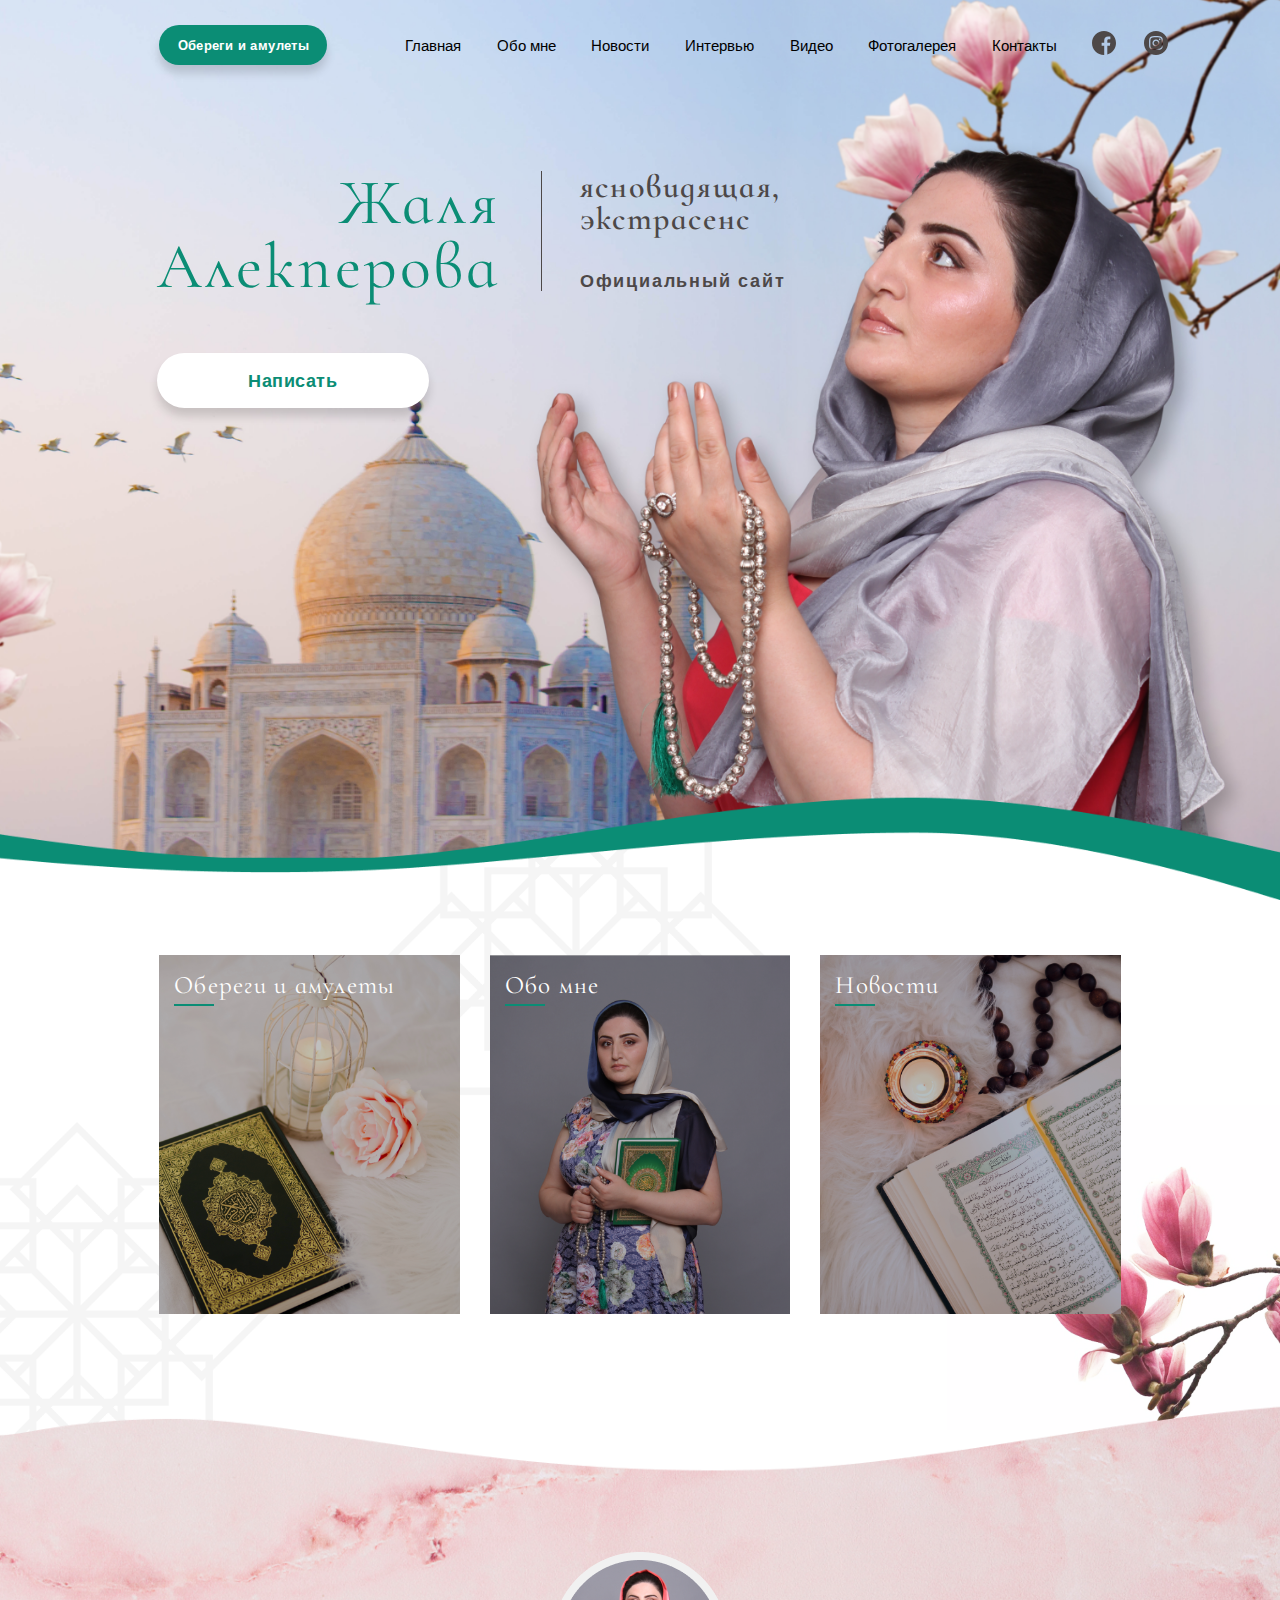
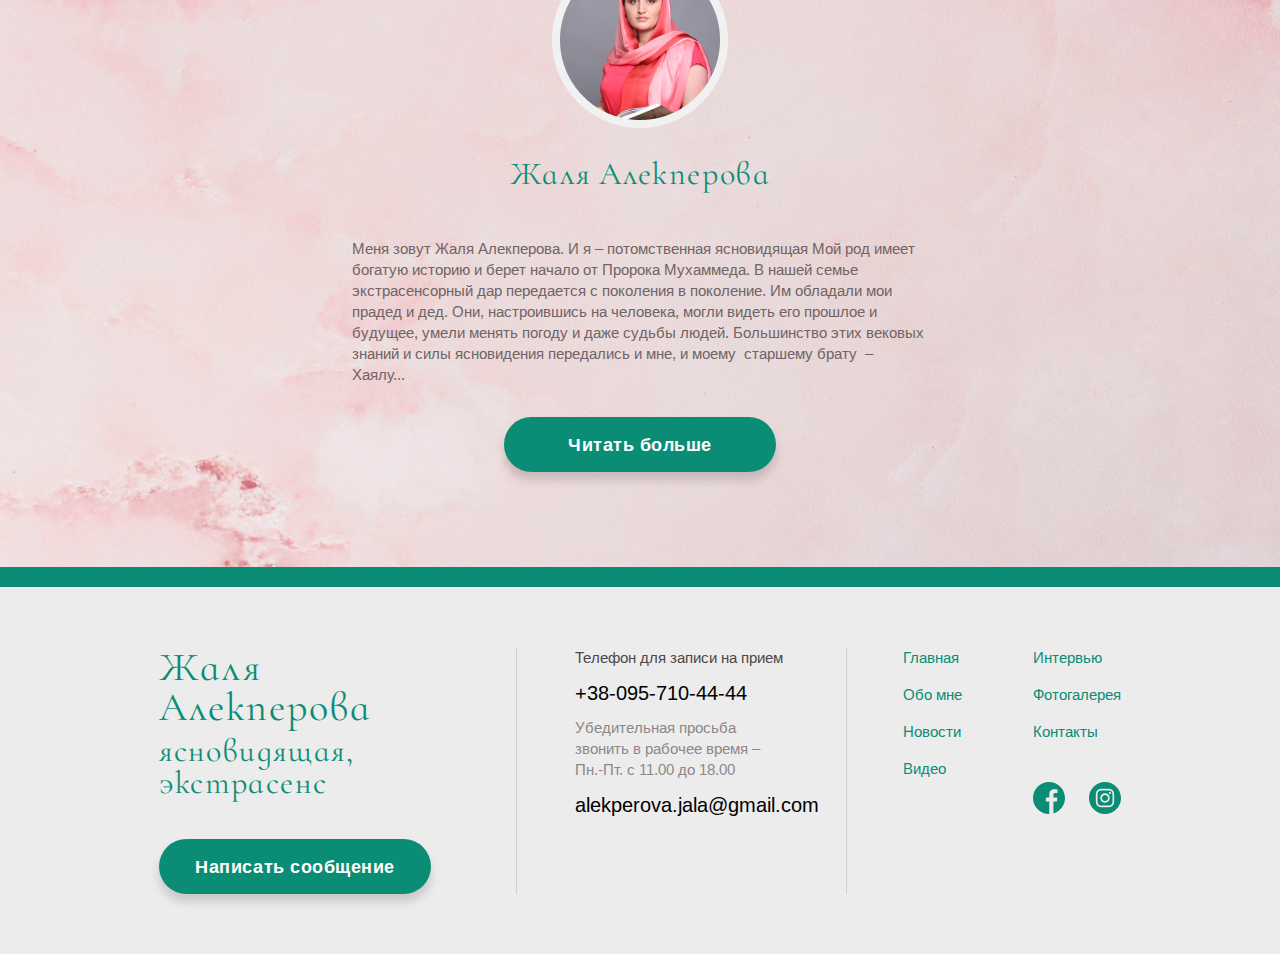
<file: index.html>
<!DOCTYPE html>
<html lang="en">
  <head>
    <meta charset="utf-8" />
    <meta
      name="viewport"
      content="width=device-width, initial-scale=1, shrink-to-fit=no"
    />

    <link rel="stylesheet" type="text/css" href="style/bootstrap.min.css" />
    <link rel="stylesheet" type="text/css" href="style/main.css" />
    <title>Home</title>
  </head>
  <body>
    <header class="home_header">
      <div class="container-fluid ">
        <div class="menu_btn">
          <img src="./img/list.svg" alt="" />
        </div>
        <div class="row mobile__menu">
          <div class="col-xl-2 offset-xl-1">
            <a href="" class="green_btn ">
              Обереги и амулеты
            </a>
          </div>
          <div class="close_btn">
            <img src="./img/close.svg" alt="" />
          </div>
          <div class="col-xl-8 ">
            <ul class="menu just_btwn">
              <li><a href="">Главная</a></li>
              <li><a href="">Обо мне </a></li>
              <li><a href="">Новости</a></li>
              <li><a href="">Интервью</a></li>
              <li><a href="">Видео</a></li>
              <li><a href="">Фотогалерея</a></li>
              <li><a href="">Контакты</a></li>
              <li class="social_icons ">
                <a href="">
                  <img src="./img/facebook.svg" alt="" />
                </a>
                <a href="">
                  <img src="./img/instagram.svg" alt="" />
                </a>
              </li>
            </ul>
          </div>
        </div>
      </div>
    </header>
    <main class="home">
      <section class="first_view">
        <div class="container-fluid ">
          <div class="wrap_first_content">
            <div class="first_name_col">
              <h1>
                Жаля <br />
                Алекперова
              </h1>
            </div>
            <div>
              <div class="first_view_text">
                <p>
                  ясновидящая, экстрасенс
                </p>
                <p>Официальный сайт</p>
              </div>
            </div>
          </div>
          <a href="" class="green_btn white_btn">Написать</a>
        </div>
      </section>
      <section class="about_home">
        <div class="container-fluid">
          <div class="row">
            <div class=" offset-lg-1 col-lg-10">
              <div class="row">
                <div class="col-sm-4">
                  <a class="about_links" href="">
                    <div class="shade"></div>
                    <img src="./img/2572869.png" alt="" />
                    <p class="title">
                      Обереги и амулеты
                    </p>
                  </a>
                </div>
                <div class="col-sm-4">
                  <a class="about_links" href="">
                    <div class="shade"></div>
                    <img src="./img/IMG_0343.png" alt="" />
                    <p class="title">
                      Обо мне
                    </p>
                  </a>
                </div>
                <div class="col-sm-4">
                  <a class="about_links" href="">
                    <div class="shade"></div>
                    <img src="./img/2572780.png" alt="" />
                    <p class="title">
                      Новости
                    </p>
                  </a>
                </div>
              </div>
            </div>
          </div>
        </div>
        <img src="./img/magnolia_bg_all.png" alt="" />
      </section>
      <section class="short_about">
        <div class="container-fluid">
          <div class="short_about_content">
            <img src="./img/Group_3.png" alt="" />
            <h4>Жаля Алекперова</h4>
            <p>
              Меня зовут Жаля Алекперова. И я – потомственная ясновидящая Мой
              род имеет богатую историю и берет начало от Пророка Мухаммеда. В
              нашей семье экстрасенсорный дар передается с поколения в
              поколение. Им обладали мои прадед и дед. Они, настроившись на
              человека, могли видеть его прошлое и будущее, умели менять погоду
              и даже судьбы людей. Большинство этих вековых знаний и силы
              ясновидения передались и мне, и моему  старшему брату  – Хаялу...
            </p>
            <a href="" class="green_btn ">
              Читать больше
            </a>
          </div>
        </div>
      </section>
      <footer>
        <div class="container-fluid">
          <div class="row just_center">
            <div class="col-lg-10">
              <div class="row just_btwn">
                <div class="col-lg-4 col-sm-6 footer_col_1">
                  <h3>Жаля Алекперова</h3>
                  <p class="title">ясновидящая, экстрасенс</p>
                  <a href="" class="green_btn">
                    Написать cообщение
                  </a>
                </div>
                <div class="col-lg-4 col-sm-6 footer_contact_col">
                  <p>Телефон для записи на прием</p>
                  <a href="tel:+380957104444">+38-095-710-44-44</a>
                  <p class="time_for_call">
                    Убедительная просьба звонить в рабочее время – Пн.-Пт. с
                    11.00 до 18.00
                  </p>
                  <a href="mailto: alekperova.jala@gmail.com"
                    >alekperova.jala@gmail.com</a
                  >
                </div>
                <div class="col-lg-3  menu_footer_col just_btwn">
                  <ul class="menu_footer">
                    <li><a href="">Главная</a></li>
                    <li><a href="">Обо мне </a></li>
                    <li><a href="">Новости</a></li>
                    <li><a href="">Видео</a></li>
                  </ul>
                  <ul class="menu_footer">
                    <li><a href="">Интервью</a></li>
                    <li><a href="">Фотогалерея</a></li>
                    <li><a href="">Контакты</a></li>
                    <li class="social_icons ">
                      <a href="">
                        <img src="./img/gr_facebook.svg" alt="" />
                      </a>
                      <a href="">
                        <img src="./img/gr_instagram.svg" alt="" />
                      </a>
                    </li>
                  </ul>
                </div>
              </div>
            </div>
          </div>
        </div>
      </footer>
    </main>
    <script type="text/javascript" src="js/jquery-3.3.1.min.js"></script>
    <script type="text/javascript" src="js/jquery.mask.js"></script>
    <script type="text/javascript" src="js/bootstrap.min.js"></script>
    <script type="text/javascript" src="js/main.js"></script>
  </body>
</html>
</file>
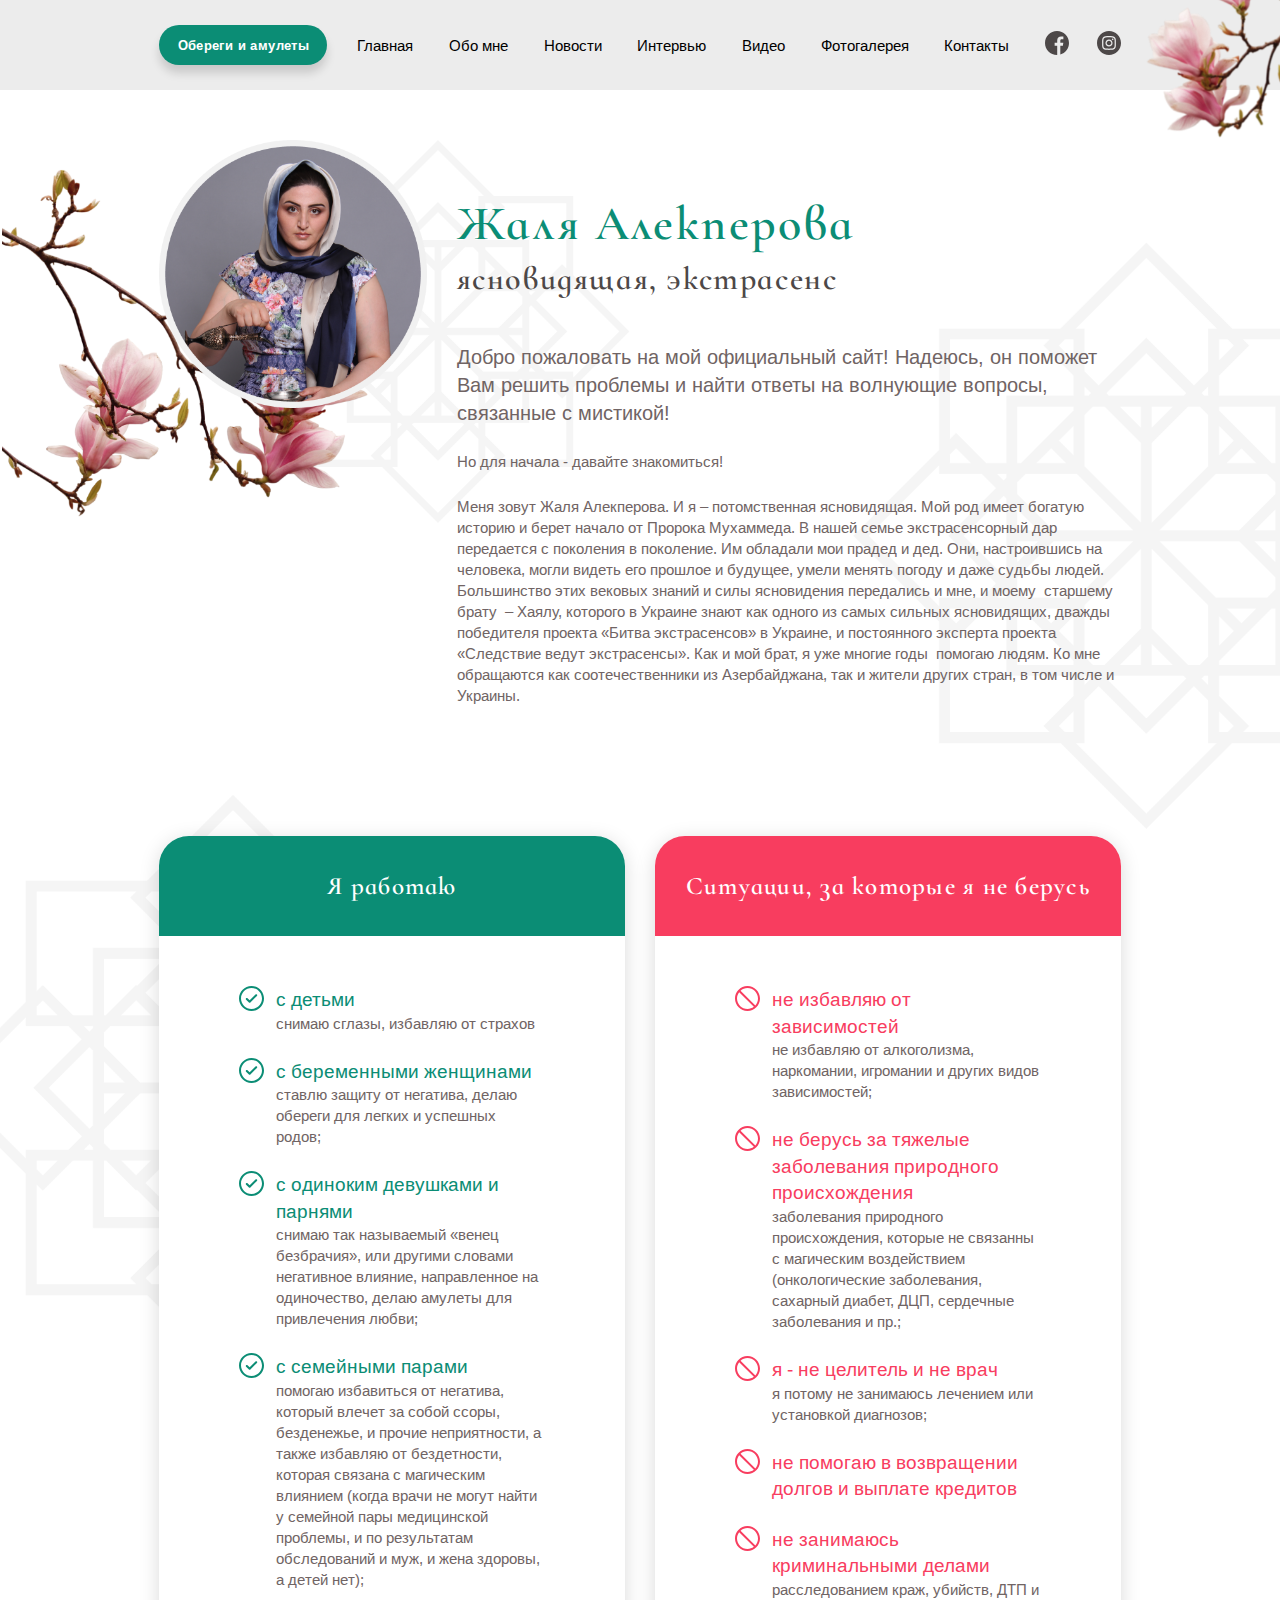
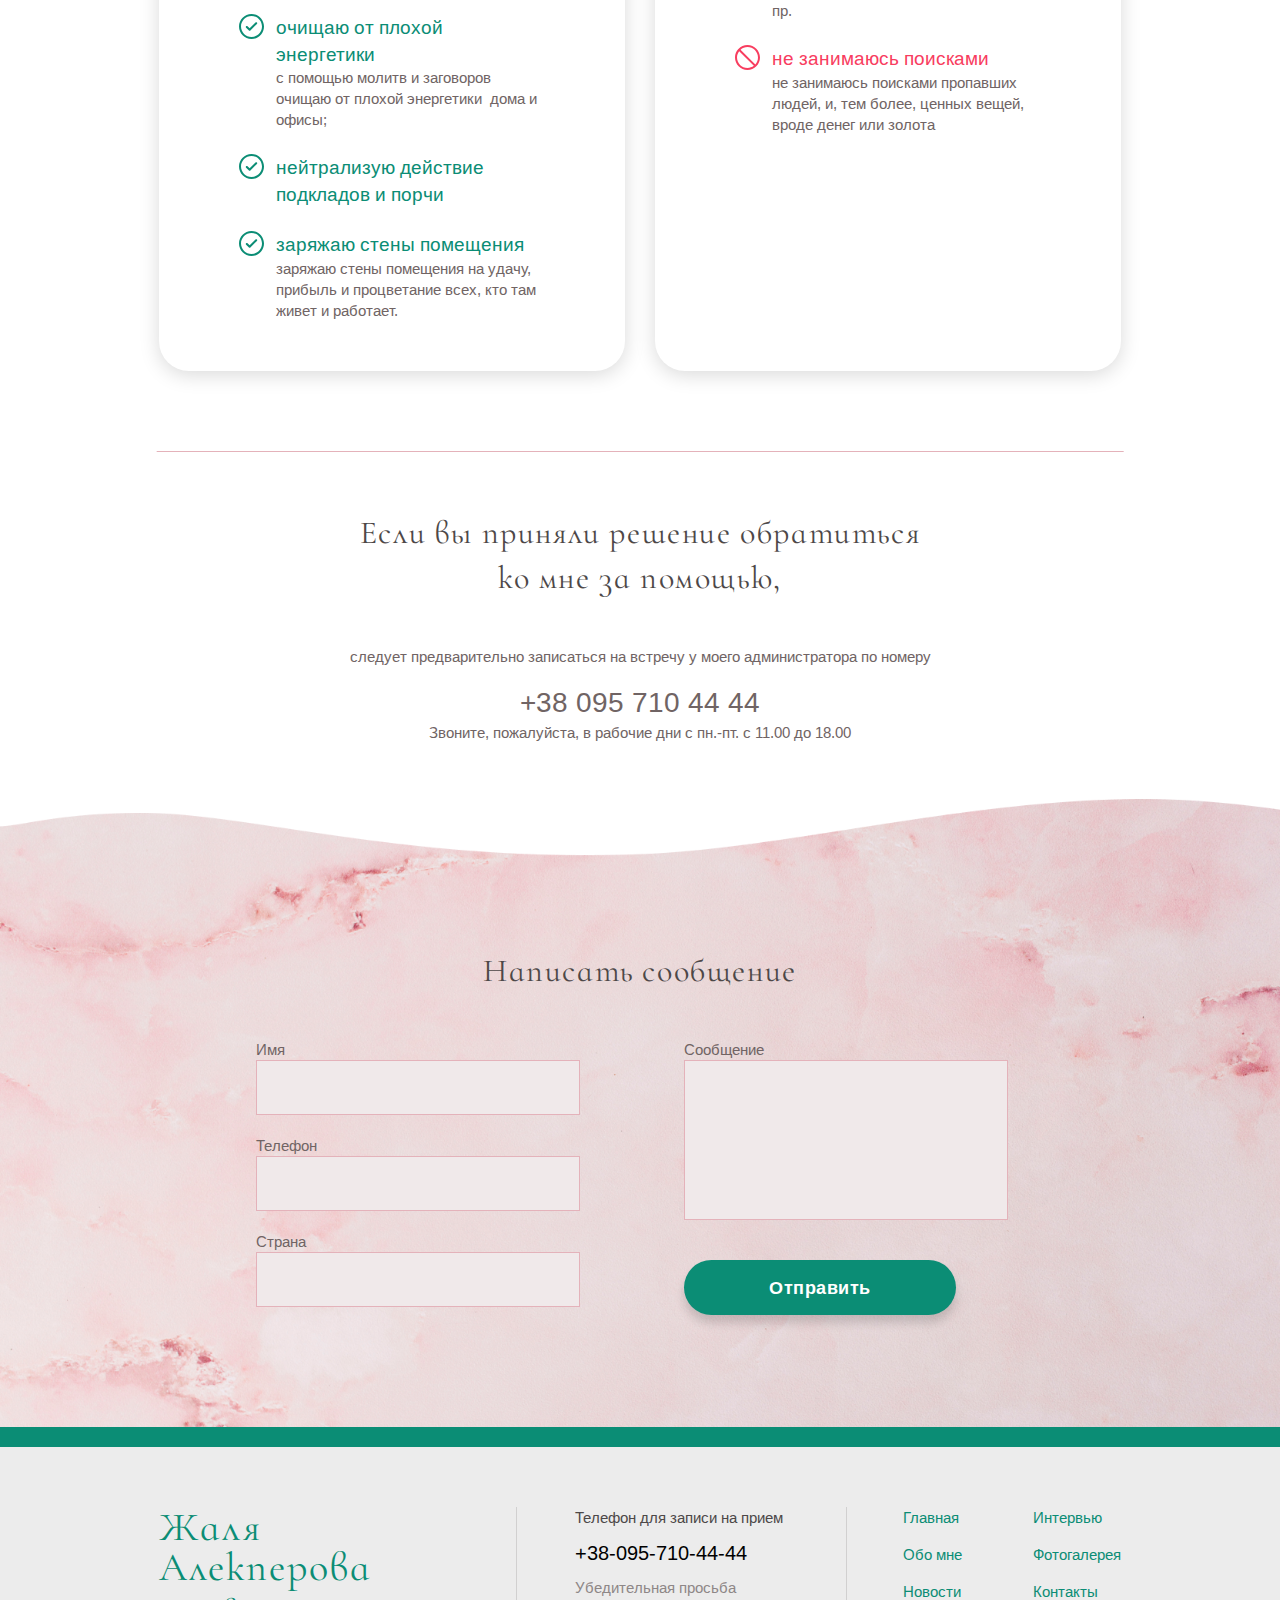
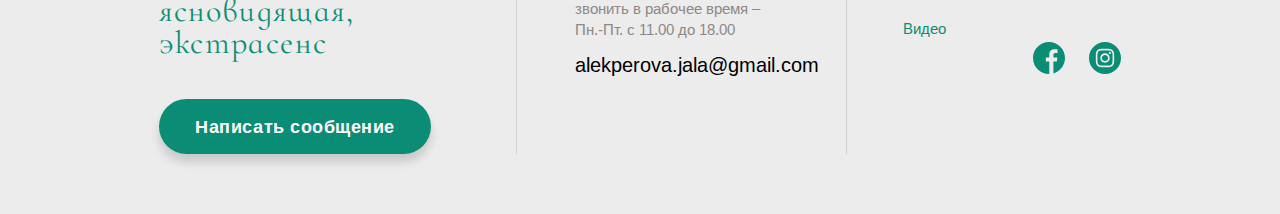
<file: about.html>
<!DOCTYPE html>
<html lang="en">
  <head>
    <meta charset="utf-8" />
    <meta
      name="viewport"
      content="width=device-width, initial-scale=1, shrink-to-fit=no"
    />
    <link rel="stylesheet" type="text/css" href="style/bootstrap.min.css" />
    <link rel="stylesheet" type="text/css" href="style/main.css" />
    <title>About</title>
  </head>
  <body>
    <div class="corner_img">
      <img src="./img/magnolia_bg_r.png" alt="" />
    </div>
    <header>
      <div class="container-fluid ">
        <div class="menu_btn">
          <img src="./img/list.svg" alt="" />
        </div>
        <div class="row mobile__menu">
          <div class="col-xl-2 offset-xl-1">
            <a href="" class="green_btn ">
              Обереги и амулеты
            </a>
          </div>
          <div class="close_btn">
            <img src="./img/close.svg" alt="" />
          </div>
          <div class="col-xl-8 ">
            <ul class="menu just_btwn">
              <li><a href="">Главная</a></li>
              <li><a href="">Обо мне </a></li>
              <li><a href="">Новости</a></li>
              <li><a href="">Интервью</a></li>
              <li><a href="">Видео</a></li>
              <li><a href="">Фотогалерея</a></li>
              <li><a href="">Контакты</a></li>
              <li class="social_icons ">
                <a href="">
                  <img src="./img/facebook.svg" alt="" />
                </a>
                <a href="">
                  <img src="./img/instagram.svg" alt="" />
                </a>
              </li>
            </ul>
          </div>
        </div>
      </div>
    </header>
    <main class="about">
      <section class="top_section">
        <div class="container-fluid">
          <div class="row">
            <div class="col-xl-3 col-sm-6 col-lg-4 offset-lg-1">
              <div class="img_side">
                <div class="trees">
                  <img src="./img/pic_wrap.png" alt="" />
                </div>
                <img src="./img/photo3.png" alt="" />
              </div>
            </div>
            <div class="col-lg-7 mar_left">
              <div class="about_name">
                <p class="abou_title">
                  Жаля Алекперова
                </p>
                <p>
                  ясновидящая, экстрасенс
                </p>
              </div>
              <div class="about_text">
                <p>
                  Добро пожаловать на мой официальный сайт! Надеюсь, он поможет
                  Вам решить проблемы и найти ответы на волнующие вопросы,
                  связанные с мистикой!
                </p>
                <p>
                  Но для начала - давайте знакомиться!
                </p>
                <p>
                  Меня зовут Жаля Алекперова. И я – потомственная ясновидящая.
                  Мой род имеет богатую историю и берет начало от Пророка
                  Мухаммеда. В нашей семье экстрасенсорный дар передается с
                  поколения в поколение. Им обладали мои прадед и дед. Они,
                  настроившись на человека, могли видеть его прошлое и будущее,
                  умели менять погоду и даже судьбы людей. Большинство этих
                  вековых знаний и силы ясновидения передались и мне, и моему
                   старшему брату  – Хаялу, которого в Украине знают как одного
                  из самых сильных ясновидящих, дважды победителя проекта «Битва
                  экстрасенсов» в Украине, и постоянного эксперта проекта
                  «Следствие ведут экстрасенсы». Как и мой брат, я уже многие
                  годы  помогаю людям. Ко мне обращаются как соотечественники из
                  Азербайджана, так и жители других стран, в том числе и
                  Украины.
                </p>
              </div>
            </div>
          </div>
          <div class="row work_with_row">
            <div class="col-lg-5 offset-xl-1">
              <div class="work_with">
                <div>
                  <p>
                    Я работаю
                  </p>
                </div>
                <ul>
                  <li>
                    <p>
                      с детьми
                    </p>
                    <p>снимаю сглазы, избавляю от страхов</p>
                  </li>
                  <li>
                    <p>
                      с беременными женщинами
                    </p>
                    <p>
                      ставлю защиту от негатива, делаю обереги для легких и
                      успешных родов;
                    </p>
                  </li>
                  <li>
                    <p>
                      с одиноким девушками и парнями
                    </p>
                    <p>
                      снимаю так называемый «венец безбрачия», или другими
                      словами негативное влияние, направленное на одиночество,
                      делаю амулеты для привлечения любви;
                    </p>
                  </li>
                  <li>
                    <p>
                      с семейными парами
                    </p>
                    <p>
                      помогаю избавиться от негатива, который влечет за собой
                      ссоры, безденежье, и прочие неприятности, а также избавляю
                      от бездетности, которая связана с магическим влиянием
                      (когда врачи не могут найти у семейной пары медицинской
                      проблемы, и по результатам обследований и муж, и жена
                      здоровы, а детей нет);
                    </p>
                  </li>
                  <li>
                    <p>
                      очищаю от плохой энергетики
                    </p>
                    <p>
                      с помощью молитв и заговоров очищаю от плохой энергетики 
                      дома и офисы;
                    </p>
                  </li>
                  <li>
                    <p>
                      нейтрализую действие подкладов и порчи
                    </p>
                  </li>
                  <li>
                    <p>
                      заряжаю стены помещения
                    </p>
                    <p>
                      заряжаю стены помещения на удачу, прибыль и процветание
                      всех, кто там живет и работает.
                    </p>
                  </li>
                </ul>
              </div>
            </div>
            <div class="col-lg-5">
              <div class="work_with donot_work">
                <div>
                  <p>
                    Ситуации, за которые я не берусь
                  </p>
                </div>

                <ul>
                  <li>
                    <p>
                      не избавляю от зависимостей
                    </p>
                    <p>
                      не избавляю от алкоголизма, наркомании, игромании и других
                      видов зависимостей;
                    </p>
                  </li>
                  <li>
                    <p>
                      не берусь за тяжелые заболевания природного происхождения
                    </p>
                    <p>
                      заболевания природного происхождения, которые не связанны
                      с магическим воздействием (онкологические заболевания,
                      сахарный диабет, ДЦП, сердечные заболевания и пр.;
                    </p>
                  </li>
                  <li>
                    <p>
                      я - не целитель и не врач
                    </p>
                    <p>
                      я потому не занимаюсь лечением или установкой диагнозов;
                    </p>
                  </li>
                  <li>
                    <p>
                      не помогаю в возвращении долгов и выплате кредитов
                    </p>
                  </li>
                  <li>
                    <p>
                      не занимаюсь криминальными делами
                    </p>
                    <p>
                      расследованием краж, убийств, ДТП и пр.
                    </p>
                  </li>
                  <li>
                    <p>
                      не занимаюсь поисками
                    </p>
                    <p>
                      не занимаюсь поисками пропавших людей, и, тем более,
                      ценных вещей, вроде денег или золота
                    </p>
                  </li>
                </ul>
              </div>
            </div>
          </div>
          <div class="about_contacts">
            <div>
              <p>
                Если вы приняли решение обратиться ко мне за помощью,
              </p>
              <p>
                следует предварительно записаться на встречу у моего
                администратора по номеру
              </p>
              <a href="tel:+380957104444">
                +38 095 710 44 44
              </a>
              <p>
                Звоните, пожалуйста, в рабочие дни с пн.-пт. с 11.00 до 18.00
              </p>
            </div>
          </div>
        </div>
      </section>
      <section class="bottom_section">
        <form action="" class="about_form">
          <p class="form_title">
            Написать сообщение
          </p>
          <div>
            <label for="name">Имя</label>
            <input id="name" type="text" />
            <label for="phone">Телефон</label>
            <input id="phone" type="tel" />
            <label for="country">Страна</label>
            <input id="country" type="text" />
          </div>
          <div>
            <label for="message">Сообщение</label>
            <textarea name="" id="message" cols="50" rows="6"></textarea>
            <button type="submit" class="green_btn">
              Отправить
            </button>
          </div>
        </form>
      </section>
    </main>
    <footer>
      <div class="container-fluid">
        <div class="row just_center">
          <div class="col-lg-10">
            <div class="row just_btwn">
              <div class="col-lg-4 col-sm-6 footer_col_1">
                <h3>Жаля Алекперова</h3>
                <p class="title">ясновидящая, экстрасенс</p>
                <a href="" class="green_btn">
                  Написать cообщение
                </a>
              </div>
              <div class="col-lg-4 col-sm-6 footer_contact_col">
                <p>Телефон для записи на прием</p>
                <a href="tel:+380957104444">+38-095-710-44-44</a>
                <p class="time_for_call">
                  Убедительная просьба звонить в рабочее время – Пн.-Пт. с 11.00
                  до 18.00
                </p>
                <a href="mailto: alekperova.jala@gmail.com"
                  >alekperova.jala@gmail.com</a
                >
              </div>
              <div class="col-lg-3  menu_footer_col just_btwn">
                <ul class="menu_footer">
                  <li><a href="">Главная</a></li>
                  <li><a href="">Обо мне </a></li>
                  <li><a href="">Новости</a></li>
                  <li><a href="">Видео</a></li>
                </ul>
                <ul class="menu_footer">
                  <li><a href="">Интервью</a></li>
                  <li><a href="">Фотогалерея</a></li>
                  <li><a href="">Контакты</a></li>
                  <li class="social_icons ">
                    <a href="">
                      <img src="./img/gr_facebook.svg" alt="" />
                    </a>
                    <a href="">
                      <img src="./img/gr_instagram.svg" alt="" />
                    </a>
                  </li>
                </ul>
              </div>
            </div>
          </div>
        </div>
      </div>
    </footer>
    <script type="text/javascript" src="js/jquery-3.3.1.min.js"></script>
    <script type="text/javascript" src="js/jquery.mask.js"></script>
    <script type="text/javascript" src="js/bootstrap.min.js"></script>
    <script type="text/javascript" src="js/main.js"></script>
  </body>
</html>
</file>
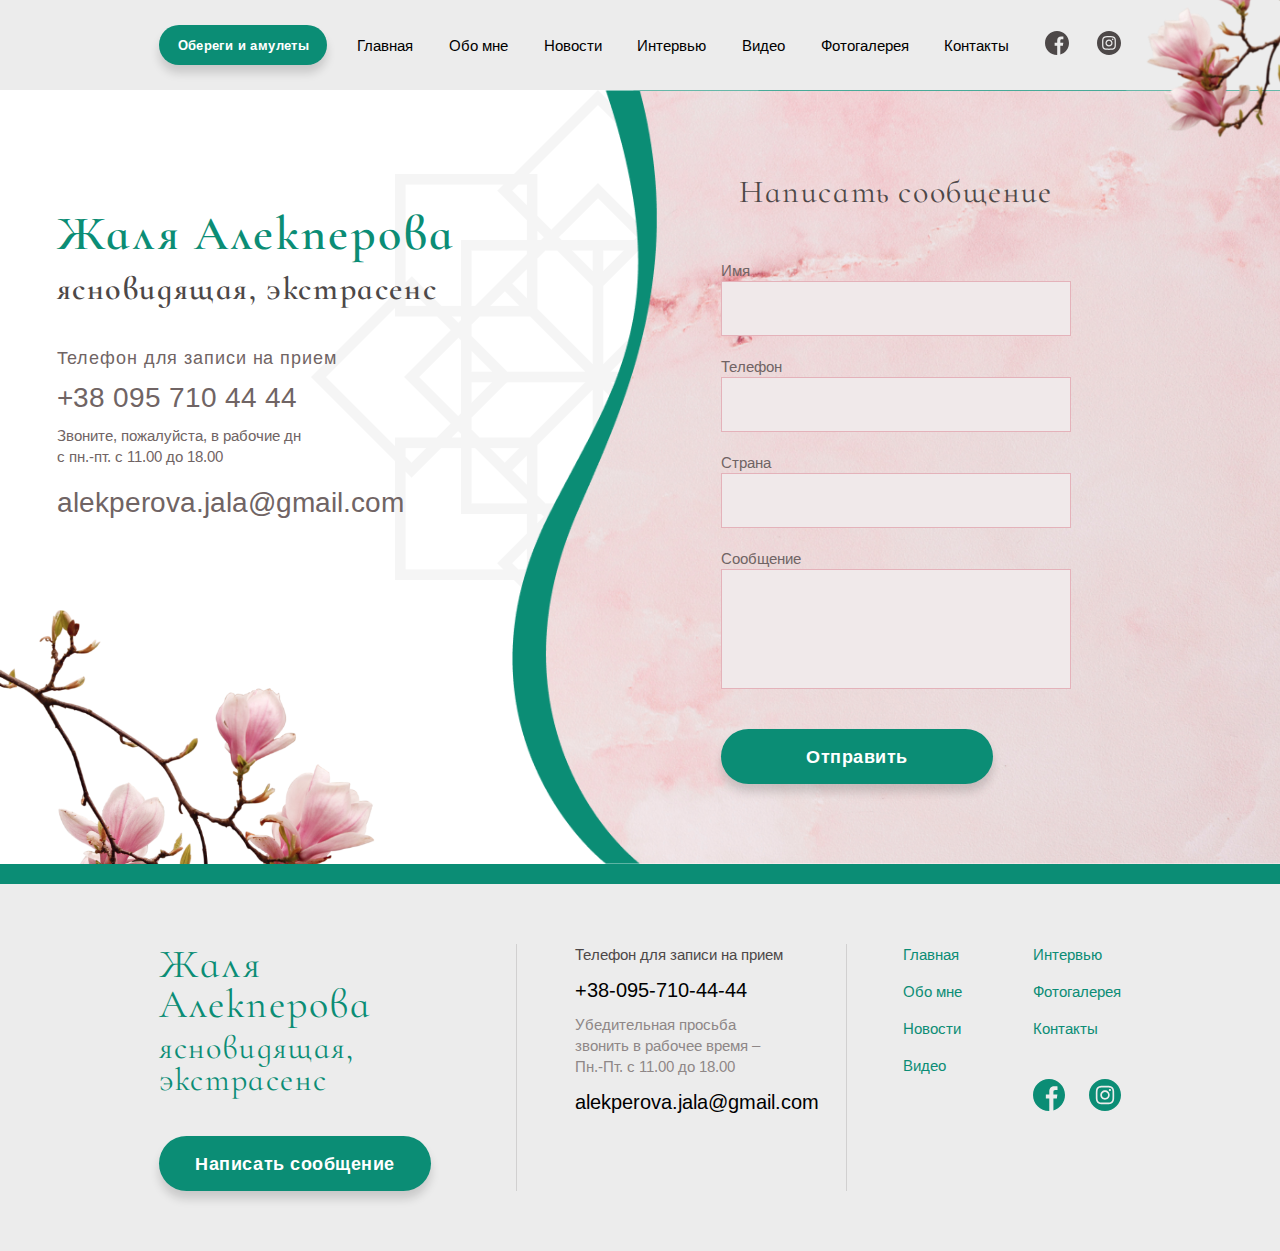
<file: contacts.html>
<!DOCTYPE html>
<html lang="en">
  <head>
    <meta charset="utf-8" />
    <meta
      name="viewport"
      content="width=device-width, initial-scale=1, shrink-to-fit=no"
    />
    <link rel="stylesheet" type="text/css" href="style/bootstrap.min.css" />
    <link rel="stylesheet" type="text/css" href="style/main.css" />
    <title>News</title>
  </head>
  <body>
    <div class="corner_img">
      <img src="./img/magnolia_bg_r.png" alt="" />
    </div>
    <header>
      <div class="container-fluid ">
        <div class="menu_btn">
          <img src="./img/list.svg" alt="" />
        </div>
        <div class="row mobile__menu">
          <div class="col-xl-2 offset-xl-1">
            <a href="" class="green_btn ">
              Обереги и амулеты
            </a>
          </div>
          <div class="close_btn">
            <img src="./img/close.svg" alt="" />
          </div>
          <div class="col-xl-8 ">
            <ul class="menu just_btwn">
              <li><a href="">Главная</a></li>
              <li><a href="">Обо мне </a></li>
              <li><a href="">Новости</a></li>
              <li><a href="">Интервью</a></li>
              <li><a href="">Видео</a></li>
              <li><a href="">Фотогалерея</a></li>
              <li><a href="">Контакты</a></li>
              <li class="social_icons ">
                <a href="">
                  <img src="./img/facebook.svg" alt="" />
                </a>
                <a href="">
                  <img src="./img/instagram.svg" alt="" />
                </a>
              </li>
            </ul>
          </div>
        </div>
      </div>
    </header>
    <main class="contacts">
      <div class="container-contacts just_btwn">
        <div class="contact_left_wrap just_center">
          <div class="contact_left">
            <p class="abou_title">
              Жаля Алекперова
            </p>
            <p>
              ясновидящая, экстрасенс
            </p>
            <div class="about_contacts contacts_contacts">
              <div>
                <p>
                  Телефон для записи на прием
                </p>
                <a href="tel:+380957104444">
                  +38 095 710 44 44
                </a>
                <p>
                  Звоните, пожалуйста, в рабочие дн <br />
                  с пн.-пт. с 11.00 до 18.00
                </p>
                <a href="mailto:alekperova.jala@gmail.com">
                  alekperova.jala@gmail.com
                </a>
              </div>
            </div>
          </div>
        </div>
        <div class="contacts_right just_center">
          <form action="" class="about_form contacts_form">
            <p class="form_title">
              Написать сообщение
            </p>
            <div>
              <label for="name">Имя</label>
              <input id="name" type="text" />
              <label for="phone">Телефон</label>
              <input id="phone" type="tel" />
              <label for="country">Страна</label>
              <input id="country" type="text" />
            </div>
            <div>
              <label for="message">Сообщение</label>
              <textarea name="" id="message" cols="50" rows="6"></textarea>
              <button type="submit" class="green_btn">
                Отправить
              </button>
            </div>
          </form>
        </div>
      </div>
      <div class="abs_tree">
        <img src="./img/pic_wrap.png" alt="" />
      </div>
    </main>
    <footer>
      <div class="container-fluid">
        <div class="row just_center">
          <div class="col-lg-10">
            <div class="row just_btwn">
              <div class="col-lg-4 col-sm-6 footer_col_1">
                <h3>Жаля Алекперова</h3>
                <p class="title">ясновидящая, экстрасенс</p>
                <a href="" class="green_btn">
                  Написать cообщение
                </a>
              </div>
              <div class="col-lg-4 col-sm-6 footer_contact_col">
                <p>Телефон для записи на прием</p>
                <a href="tel:+380957104444">+38-095-710-44-44</a>
                <p class="time_for_call">
                  Убедительная просьба звонить в рабочее время – Пн.-Пт. с 11.00
                  до 18.00
                </p>
                <a href="mailto: alekperova.jala@gmail.com"
                  >alekperova.jala@gmail.com</a
                >
              </div>
              <div class="col-lg-3  menu_footer_col just_btwn">
                <ul class="menu_footer">
                  <li><a href="">Главная</a></li>
                  <li><a href="">Обо мне </a></li>
                  <li><a href="">Новости</a></li>
                  <li><a href="">Видео</a></li>
                </ul>
                <ul class="menu_footer">
                  <li><a href="">Интервью</a></li>
                  <li><a href="">Фотогалерея</a></li>
                  <li><a href="">Контакты</a></li>
                  <li class="social_icons ">
                    <a href="">
                      <img src="./img/gr_facebook.svg" alt="" />
                    </a>
                    <a href="">
                      <img src="./img/gr_instagram.svg" alt="" />
                    </a>
                  </li>
                </ul>
              </div>
            </div>
          </div>
        </div>
      </div>
    </footer>
    <script type="text/javascript" src="js/jquery-3.3.1.min.js"></script>
    <script type="text/javascript" src="js/jquery.mask.js"></script>
    <script type="text/javascript" src="js/bootstrap.min.js"></script>
    <script type="text/javascript" src="js/main.js"></script>
  </body>
</html>
</file>
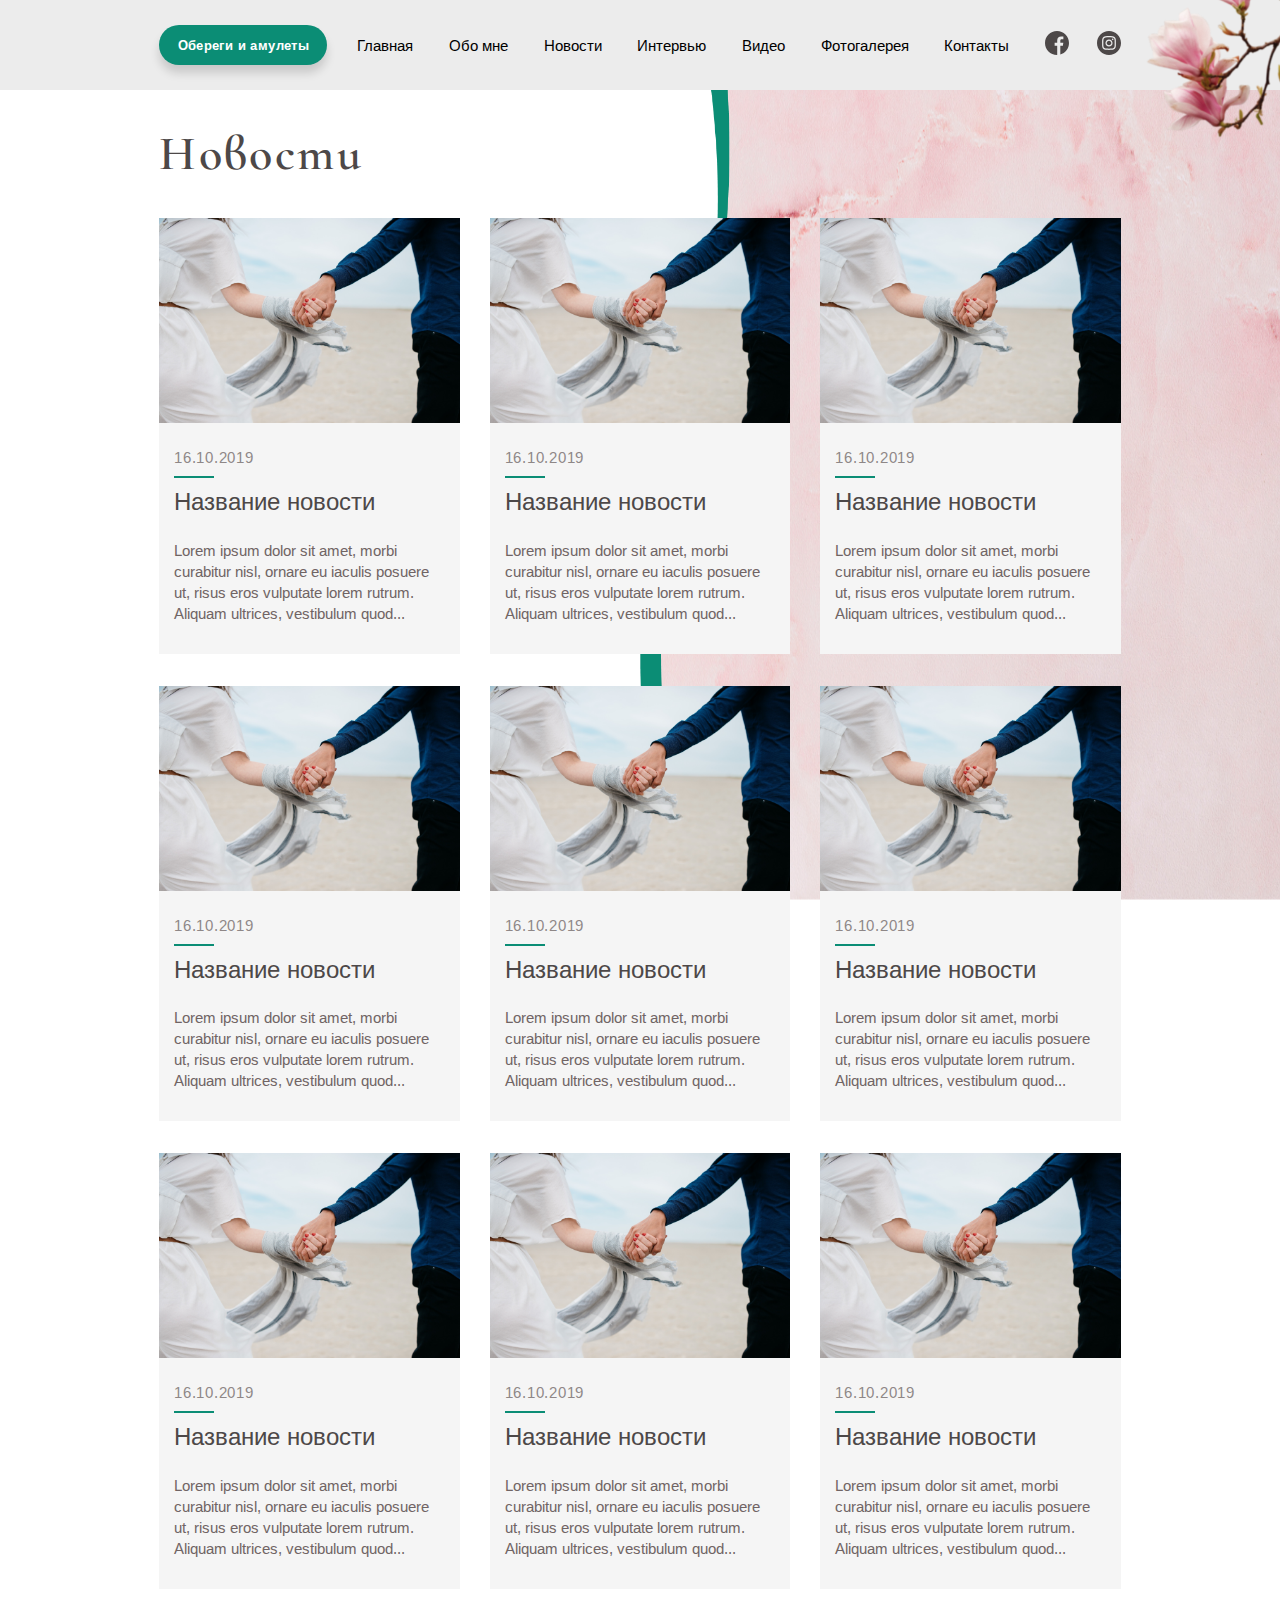
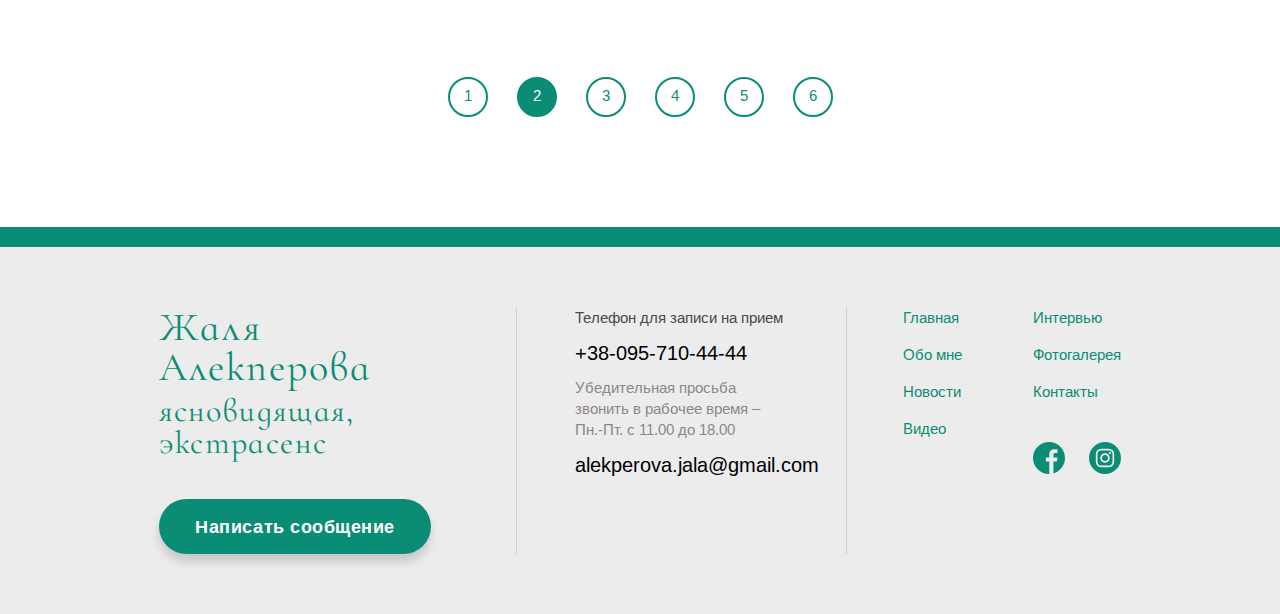
<file: news.html>
<!DOCTYPE html>
<html lang="en">
  <head>
    <meta charset="utf-8" />
    <meta
      name="viewport"
      content="width=device-width, initial-scale=1, shrink-to-fit=no"
    />
    <link rel="stylesheet" type="text/css" href="style/bootstrap.min.css" />
    <link rel="stylesheet" type="text/css" href="style/main.css" />
    <title>News</title>
  </head>
  <body>
    <div class="corner_img">
      <img src="./img/magnolia_bg_r.png" alt="" />
    </div>
    <header>
      <div class="container-fluid ">
        <div class="menu_btn">
          <img src="./img/list.svg" alt="" />
        </div>
        <div class="row mobile__menu">
          <div class="col-xl-2 offset-xl-1">
            <a href="" class="green_btn ">
              Обереги и амулеты
            </a>
          </div>
          <div class="close_btn">
            <img src="./img/close.svg" alt="" />
          </div>
          <div class="col-xl-8 ">
            <ul class="menu just_btwn">
              <li><a href="">Главная</a></li>
              <li><a href="">Обо мне </a></li>
              <li><a href="">Новости</a></li>
              <li><a href="">Интервью</a></li>
              <li><a href="">Видео</a></li>
              <li><a href="">Фотогалерея</a></li>
              <li><a href="">Контакты</a></li>
              <li class="social_icons ">
                <a href="">
                  <img src="./img/facebook.svg" alt="" />
                </a>
                <a href="">
                  <img src="./img/instagram.svg" alt="" />
                </a>
              </li>
            </ul>
          </div>
        </div>
      </div>
    </header>
    <main class="news">
      <div class="container-fluid">
        <div class="row just_center">
          <div class="col-lg-10">
            <p class="abou_title">
              Новости
            </p>
            <div class="row">
              <div class="col-lg-4 col-sm-6">
                <div class="news_block">
                  <div class="img_part">
                    <a href="">
                      <img src="./img/Rectangle10.png" alt="" />
                    </a>
                  </div>
                  <div class="text_part">
                    <div class="date">
                      <p>
                        16.10.2019
                      </p>
                    </div>
                    <p class="news_title">
                      Название новости
                    </p>
                    <p class="news_dscr">
                      Lorem ipsum dolor sit amet, morbi curabitur nisl, ornare
                      eu iaculis posuere ut, risus eros vulputate lorem rutrum.
                      Aliquam ultrices, vestibulum quod...
                    </p>
                  </div>
                </div>
              </div>
              <div class="col-lg-4 col-sm-6">
                <div class="news_block">
                  <div class="img_part">
                    <a href="">
                      <img src="./img/Rectangle10.png" alt="" />
                    </a>
                  </div>
                  <div class="text_part">
                    <div class="date">
                      <p>
                        16.10.2019
                      </p>
                    </div>
                    <p class="news_title">
                      Название новости
                    </p>
                    <p class="news_dscr">
                      Lorem ipsum dolor sit amet, morbi curabitur nisl, ornare
                      eu iaculis posuere ut, risus eros vulputate lorem rutrum.
                      Aliquam ultrices, vestibulum quod...
                    </p>
                  </div>
                </div>
              </div>
              <div class="col-lg-4 col-sm-6">
                <div class="news_block">
                  <div class="img_part">
                    <a href="">
                      <img src="./img/Rectangle10.png" alt="" />
                    </a>
                  </div>
                  <div class="text_part">
                    <div class="date">
                      <p>
                        16.10.2019
                      </p>
                    </div>
                    <p class="news_title">
                      Название новости
                    </p>
                    <p class="news_dscr">
                      Lorem ipsum dolor sit amet, morbi curabitur nisl, ornare
                      eu iaculis posuere ut, risus eros vulputate lorem rutrum.
                      Aliquam ultrices, vestibulum quod...
                    </p>
                  </div>
                </div>
              </div>
              <div class="col-lg-4 col-sm-6">
                <div class="news_block">
                  <div class="img_part">
                    <a href="">
                      <img src="./img/Rectangle10.png" alt="" />
                    </a>
                  </div>
                  <div class="text_part">
                    <div class="date">
                      <p>
                        16.10.2019
                      </p>
                    </div>
                    <p class="news_title">
                      Название новости
                    </p>
                    <p class="news_dscr">
                      Lorem ipsum dolor sit amet, morbi curabitur nisl, ornare
                      eu iaculis posuere ut, risus eros vulputate lorem rutrum.
                      Aliquam ultrices, vestibulum quod...
                    </p>
                  </div>
                </div>
              </div>
              <div class="col-lg-4 col-sm-6">
                <div class="news_block">
                  <div class="img_part">
                    <a href="">
                      <img src="./img/Rectangle10.png" alt="" />
                    </a>
                  </div>
                  <div class="text_part">
                    <div class="date">
                      <p>
                        16.10.2019
                      </p>
                    </div>
                    <p class="news_title">
                      Название новости
                    </p>
                    <p class="news_dscr">
                      Lorem ipsum dolor sit amet, morbi curabitur nisl, ornare
                      eu iaculis posuere ut, risus eros vulputate lorem rutrum.
                      Aliquam ultrices, vestibulum quod...
                    </p>
                  </div>
                </div>
              </div>
              <div class="col-lg-4 col-sm-6">
                <div class="news_block">
                  <div class="img_part">
                    <a href="">
                      <img src="./img/Rectangle10.png" alt="" />
                    </a>
                  </div>
                  <div class="text_part">
                    <div class="date">
                      <p>
                        16.10.2019
                      </p>
                    </div>
                    <p class="news_title">
                      Название новости
                    </p>
                    <p class="news_dscr">
                      Lorem ipsum dolor sit amet, morbi curabitur nisl, ornare
                      eu iaculis posuere ut, risus eros vulputate lorem rutrum.
                      Aliquam ultrices, vestibulum quod...
                    </p>
                  </div>
                </div>
              </div>
              <div class="col-lg-4 col-sm-6">
                <div class="news_block">
                  <div class="img_part">
                    <a href="">
                      <img src="./img/Rectangle10.png" alt="" />
                    </a>
                  </div>
                  <div class="text_part">
                    <div class="date">
                      <p>
                        16.10.2019
                      </p>
                    </div>
                    <p class="news_title">
                      Название новости
                    </p>
                    <p class="news_dscr">
                      Lorem ipsum dolor sit amet, morbi curabitur nisl, ornare
                      eu iaculis posuere ut, risus eros vulputate lorem rutrum.
                      Aliquam ultrices, vestibulum quod...
                    </p>
                  </div>
                </div>
              </div>
              <div class="col-lg-4 col-sm-6">
                <div class="news_block">
                  <div class="img_part">
                    <a href="">
                      <img src="./img/Rectangle10.png" alt="" />
                    </a>
                  </div>
                  <div class="text_part">
                    <div class="date">
                      <p>
                        16.10.2019
                      </p>
                    </div>
                    <p class="news_title">
                      Название новости
                    </p>
                    <p class="news_dscr">
                      Lorem ipsum dolor sit amet, morbi curabitur nisl, ornare
                      eu iaculis posuere ut, risus eros vulputate lorem rutrum.
                      Aliquam ultrices, vestibulum quod...
                    </p>
                  </div>
                </div>
              </div>
              <div class="col-lg-4 col-sm-6">
                <div class="news_block">
                  <div class="img_part">
                    <a href="">
                      <img src="./img/Rectangle10.png" alt="" />
                    </a>
                  </div>
                  <div class="text_part">
                    <div class="date">
                      <p>
                        16.10.2019
                      </p>
                    </div>
                    <p class="news_title">
                      Название новости
                    </p>
                    <p class="news_dscr">
                      Lorem ipsum dolor sit amet, morbi curabitur nisl, ornare
                      eu iaculis posuere ut, risus eros vulputate lorem rutrum.
                      Aliquam ultrices, vestibulum quod...
                    </p>
                  </div>
                </div>
              </div>
            </div>
          </div>
        </div>
        <nav aria-label="Page navigation example">
          <ul class="pagination justify-content-center">
            <li class="page-item"><a class="page-link" href="#">1</a></li>
            <li class="page-item active">
              <a class="page-link" href="#">2</a>
            </li>
            <li class="page-item"><a class="page-link" href="#">3</a></li>
            <li class="page-item"><a class="page-link" href="#">4</a></li>
            <li class="page-item"><a class="page-link" href="#">5</a></li>
            <li class="page-item"><a class="page-link" href="#">6</a></li>
          </ul>
        </nav>
      </div>
    </main>
    <footer>
      <div class="container-fluid">
        <div class="row just_center">
          <div class="col-lg-10">
            <div class="row just_btwn">
              <div class="col-lg-4 col-sm-6 footer_col_1">
                <h3>Жаля Алекперова</h3>
                <p class="title">ясновидящая, экстрасенс</p>
                <a href="" class="green_btn">
                  Написать cообщение
                </a>
              </div>
              <div class="col-lg-4 col-sm-6 footer_contact_col">
                <p>Телефон для записи на прием</p>
                <a href="tel:+380957104444">+38-095-710-44-44</a>
                <p class="time_for_call">
                  Убедительная просьба звонить в рабочее время – Пн.-Пт. с 11.00
                  до 18.00
                </p>
                <a href="mailto: alekperova.jala@gmail.com"
                  >alekperova.jala@gmail.com</a
                >
              </div>
              <div class="col-lg-3  menu_footer_col just_btwn">
                <ul class="menu_footer">
                  <li><a href="">Главная</a></li>
                  <li><a href="">Обо мне </a></li>
                  <li><a href="">Новости</a></li>
                  <li><a href="">Видео</a></li>
                </ul>
                <ul class="menu_footer">
                  <li><a href="">Интервью</a></li>
                  <li><a href="">Фотогалерея</a></li>
                  <li><a href="">Контакты</a></li>
                  <li class="social_icons ">
                    <a href="">
                      <img src="./img/gr_facebook.svg" alt="" />
                    </a>
                    <a href="">
                      <img src="./img/gr_instagram.svg" alt="" />
                    </a>
                  </li>
                </ul>
              </div>
            </div>
          </div>
        </div>
      </div>
    </footer>
    <script type="text/javascript" src="js/jquery-3.3.1.min.js"></script>
    <script type="text/javascript" src="js/jquery.mask.js"></script>
    <script type="text/javascript" src="js/bootstrap.min.js"></script>
    <script type="text/javascript" src="js/main.js"></script>
  </body>
</html>
</file>
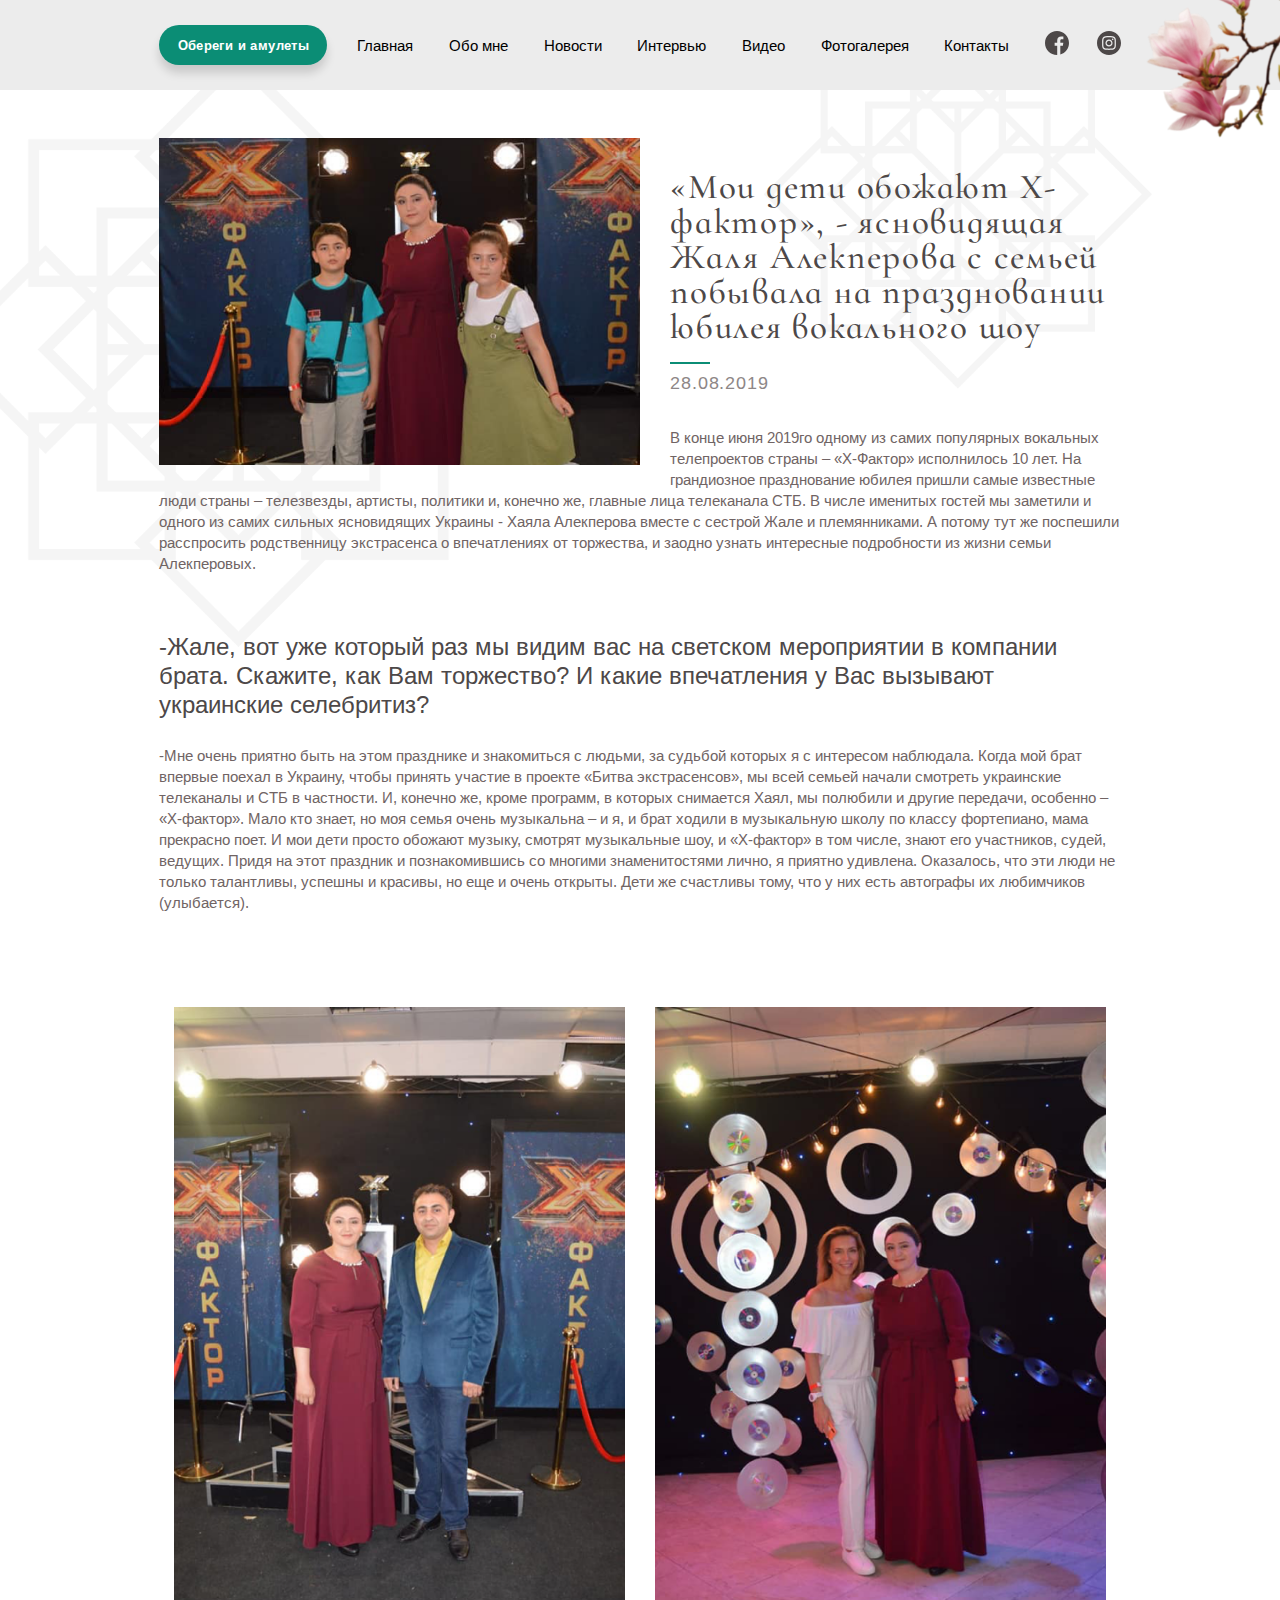
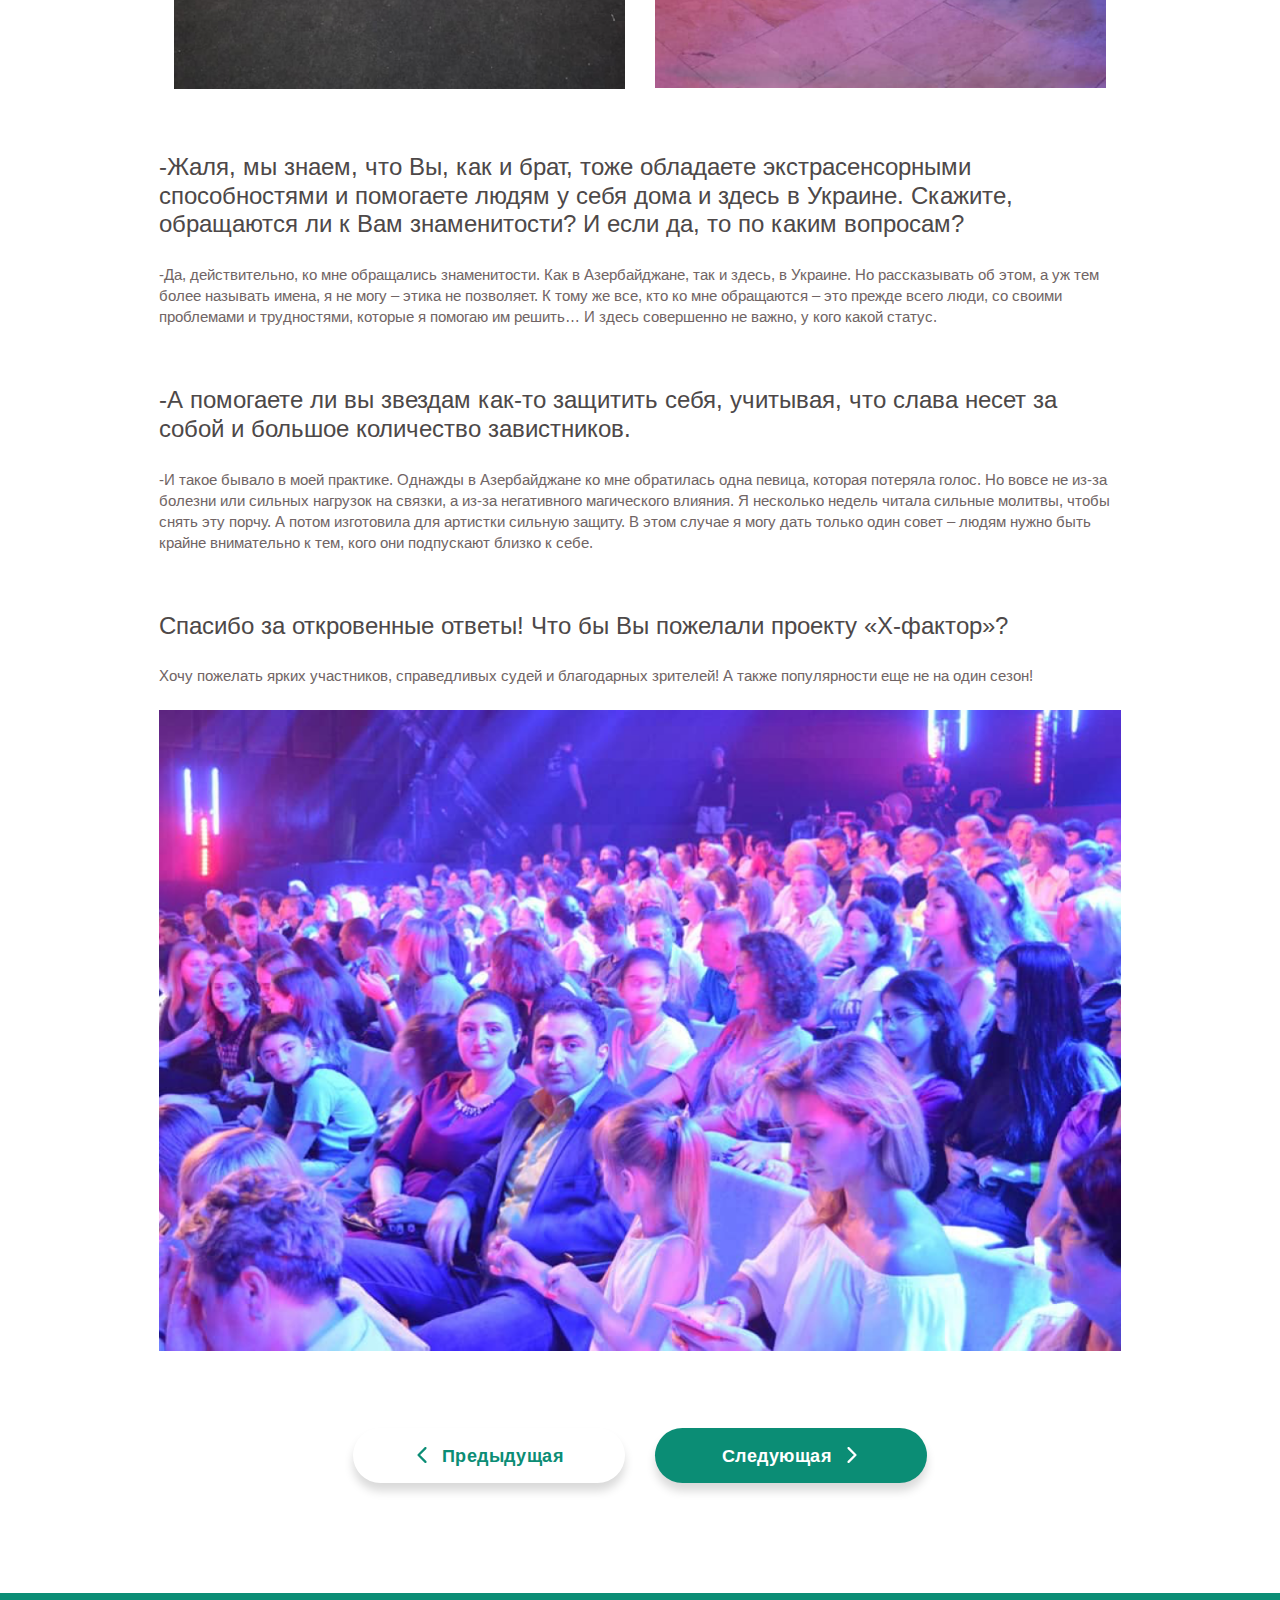
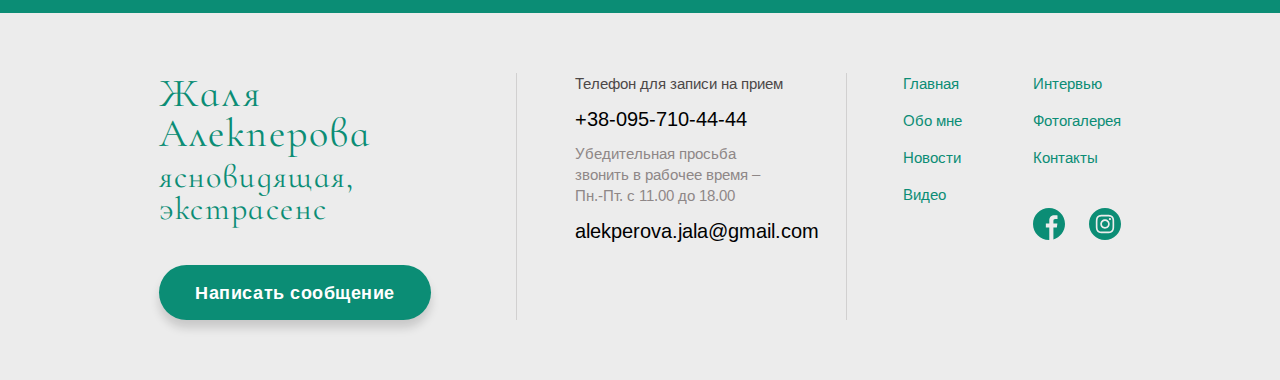
<file: news_open.html>
<!DOCTYPE html>
<html lang="en">
  <head>
    <meta charset="utf-8" />
    <meta
      name="viewport"
      content="width=device-width, initial-scale=1, shrink-to-fit=no"
    />
    <link rel="stylesheet" type="text/css" href="style/bootstrap.min.css" />
    <link rel="stylesheet" type="text/css" href="style/main.css" />
    <title>News_open</title>
  </head>
  <body>
    <div class="corner_img">
      <img src="./img/magnolia_bg_r.png" alt="" />
    </div>
    <header>
      <div class="container-fluid ">
        <div class="menu_btn">
          <img src="./img/list.svg" alt="" />
        </div>
        <div class="row mobile__menu">
          <div class="col-xl-2 offset-xl-1">
            <a href="" class="green_btn ">
              Обереги и амулеты
            </a>
          </div>
          <div class="close_btn">
            <img src="./img/close.svg" alt="" />
          </div>
          <div class="col-xl-8 ">
            <ul class="menu just_btwn">
              <li><a href="">Главная</a></li>
              <li><a href="">Обо мне </a></li>
              <li><a href="">Новости</a></li>
              <li><a href="">Интервью</a></li>
              <li><a href="">Видео</a></li>
              <li><a href="">Фотогалерея</a></li>
              <li><a href="">Контакты</a></li>
              <li class="social_icons ">
                <a href="">
                  <img src="./img/facebook.svg" alt="" />
                </a>
                <a href="">
                  <img src="./img/instagram.svg" alt="" />
                </a>
              </li>
            </ul>
          </div>
        </div>
      </div>
    </header>
    <main class="news_open">
      <div class="container-fluid">
        <div class="row just_center">
          <div class="col-lg-10">
            <div>
              <div class="news_img_wrap ">
                <img
                  src="./img//65362653_428240314572641_6325181612216549376_n 1.png"
                  alt=""
                />
              </div>
              <div class="news_top">
                <p>
                  «Мои дети обожают Х-фактор», - ясновидящая Жаля Алекперова с
                  семьей побывала на праздновании юбилея вокального шоу
                </p>
                <div class="news_date">
                  <span>
                    28.08.2019
                  </span>
                </div>
              </div>
              <p>
                В конце июня 2019го одному из самих популярных вокальных
                телепроектов страны – «Х-Фактор» исполнилось 10 лет. На
                грандиозное празднование юбилея пришли самые известные люди
                страны – телезвезды, артисты, политики и, конечно же, главные
                лица телеканала СТБ. В числе именитых гостей мы заметили и
                одного из самих сильных ясновидящих Украины - Хаяла Алекперова
                вместе с сестрой Жале и племянниками. А потому тут же поспешили
                расспросить родственницу экстрасенса о впечатлениях от
                торжества, и заодно узнать интересные подробности из жизни семьи
                Алекперовых.
              </p>
            </div>
            <div class="clear_fix">
              <p class="big_text">
                -Жале, вот уже который раз мы видим вас на светском мероприятии
                в компании брата. Скажите, как Вам торжество? И какие
                впечатления у Вас вызывают украинские селебритиз?
              </p>
              <p>
                -Мне очень приятно быть на этом празднике и знакомиться с
                людьми, за судьбой которых я с интересом наблюдала. Когда мой
                брат впервые поехал в Украину, чтобы принять участие в проекте
                «Битва экстрасенсов», мы всей семьей начали смотреть украинские
                телеканалы и СТБ в частности. И, конечно же, кроме программ, в
                которых снимается Хаял, мы полюбили и другие передачи, особенно
                – «Х-фактор». Мало кто знает, но моя семья очень музыкальна – и
                я, и брат ходили в музыкальную школу по классу фортепиано, мама
                прекрасно поет. И мои дети просто обожают музыку, смотрят
                музыкальные шоу, и «Х-фактор» в том числе, знают его участников,
                судей, ведущих. Придя на этот праздник и познакомившись со
                многими знаменитостями лично, я приятно удивлена. Оказалось, что
                эти люди не только талантливы, успешны и красивы, но еще и очень
                открыты. Дети же счастливы тому, что у них есть автографы их
                любимчиков (улыбается).
              </p>
              <div class="just_center midle_img">
                <div class="long_img">
                  <img
                    src="./img/62237570_428240357905970_3585520371798900736_n 1.png"
                    alt=""
                  />
                </div>
                <div class="long_img">
                  <img
                    src="./img/65527148_428242331239106_1578453266428067840_n 1.png"
                    alt=""
                  />
                </div>
              </div>
              <p class="big_text">
                -Жаля, мы знаем, что Вы, как и брат, тоже обладаете
                экстрасенсорными способностями и помогаете людям у себя дома и
                здесь в Украине. Скажите, обращаются ли к Вам знаменитости? И
                если да, то по каким вопросам?
              </p>
              <p>
                -Да, действительно, ко мне обращались знаменитости. Как в
                Азербайджане, так и здесь, в Украине. Но рассказывать об этом, а
                уж тем более называть имена, я не могу – этика не позволяет. К
                тому же все, кто ко мне обращаются – это прежде всего люди, со
                своими проблемами и трудностями, которые я помогаю им решить… И
                здесь совершенно не важно, у кого какой статус.
              </p>
              <p class="big_text">
                -А помогаете ли вы звездам как-то защитить себя, учитывая, что
                слава несет за собой и большое количество завистников.
              </p>
              <p>
                -И такое бывало в моей практике. Однажды в Азербайджане ко мне
                обратилась одна певица, которая потеряла голос. Но вовсе не
                из-за болезни или сильных нагрузок на связки, а из-за
                негативного магического влияния. Я несколько недель читала
                сильные молитвы, чтобы снять эту порчу. А потом изготовила для
                артистки сильную защиту. В этом случае я могу дать только один
                совет – людям нужно быть крайне внимательно к тем, кого они
                подпускают близко к себе.
              </p>
              <p class="big_text">
                Спасибо за откровенные ответы! Что бы Вы пожелали проекту
                «Х-фактор»?
              </p>
              <p>
                Хочу пожелать ярких участников, справедливых судей и благодарных
                зрителей! А также популярности еще не на один сезон!
              </p>
              <div class="just_center">
                <div>
                  <img src="./img/z.png" alt="" />
                </div>
              </div>
            </div>
          </div>
        </div>
        <div class="news_nav">
          <a href="" class="green_btn white_btn">
            <svg
              width="16"
              height="16"
              viewBox="0 0 16 16"
              fill="none"
              xmlns="http://www.w3.org/2000/svg"
            >
              <g clip-path="url(#clip0)">
                <path
                  d="M12.2299 8.79208L5.3502 15.6716C4.91257 16.1095 4.20302 16.1095 3.76559 15.6716C3.32814 15.2342 3.32814 14.5246 3.76559 14.0872L9.8531 7.99989L3.76577 1.91276C3.32831 1.47513 3.32831 0.765684 3.76577 0.328226C4.20323 -0.109409 4.91274 -0.109409 5.35038 0.328226L12.2301 7.20786C12.4489 7.4267 12.5581 7.7132 12.5581 7.99985C12.5581 8.28664 12.4486 8.57335 12.2299 8.79208Z"
                  fill="#0b8d75"
                />
              </g>
              <defs>
                <clipPath id="clip0">
                  <rect width="16" height="16" fill="white" />
                </clipPath>
              </defs>
            </svg>
            Предыдущая
          </a>
          <a href="" class="green_btn"
            >Следующая
            <svg
              width="16"
              height="16"
              viewBox="0 0 16 16"
              fill="none"
              xmlns="http://www.w3.org/2000/svg"
            >
              <g clip-path="url(#clip0)">
                <path
                  d="M12.2299 8.79208L5.3502 15.6716C4.91257 16.1095 4.20302 16.1095 3.76559 15.6716C3.32814 15.2342 3.32814 14.5246 3.76559 14.0872L9.8531 7.99989L3.76577 1.91276C3.32831 1.47513 3.32831 0.765684 3.76577 0.328226C4.20323 -0.109409 4.91274 -0.109409 5.35038 0.328226L12.2301 7.20786C12.4489 7.4267 12.5581 7.7132 12.5581 7.99985C12.5581 8.28664 12.4486 8.57335 12.2299 8.79208Z"
                  fill="white"
                />
              </g>
              <defs>
                <clipPath id="clip0">
                  <rect width="16" height="16" fill="white" />
                </clipPath>
              </defs>
            </svg>
          </a>
        </div>
      </div>
    </main>
    <footer>
      <div class="container-fluid">
        <div class="row just_center">
          <div class="col-lg-10">
            <div class="row just_btwn">
              <div class="col-lg-4 col-sm-6 footer_col_1">
                <h3>Жаля Алекперова</h3>
                <p class="title">ясновидящая, экстрасенс</p>
                <a href="" class="green_btn">
                  Написать cообщение
                </a>
              </div>
              <div class="col-lg-4 col-sm-6 footer_contact_col">
                <p>Телефон для записи на прием</p>
                <a href="tel:+380957104444">+38-095-710-44-44</a>
                <p class="time_for_call">
                  Убедительная просьба звонить в рабочее время – Пн.-Пт. с 11.00
                  до 18.00
                </p>
                <a href="mailto: alekperova.jala@gmail.com"
                  >alekperova.jala@gmail.com</a
                >
              </div>
              <div class="col-lg-3  menu_footer_col just_btwn">
                <ul class="menu_footer">
                  <li><a href="">Главная</a></li>
                  <li><a href="">Обо мне </a></li>
                  <li><a href="">Новости</a></li>
                  <li><a href="">Видео</a></li>
                </ul>
                <ul class="menu_footer">
                  <li><a href="">Интервью</a></li>
                  <li><a href="">Фотогалерея</a></li>
                  <li><a href="">Контакты</a></li>
                  <li class="social_icons ">
                    <a href="">
                      <img src="./img/gr_facebook.svg" alt="" />
                    </a>
                    <a href="">
                      <img src="./img/gr_instagram.svg" alt="" />
                    </a>
                  </li>
                </ul>
              </div>
            </div>
          </div>
        </div>
      </div>
    </footer>
    <script type="text/javascript" src="js/jquery-3.3.1.min.js"></script>
    <script type="text/javascript" src="js/jquery.mask.js"></script>
    <script type="text/javascript" src="js/bootstrap.min.js"></script>
    <script type="text/javascript" src="js/main.js"></script>
  </body>
</html>
</file>
<file: style/main.css>
@import url("reset.css");
@import url("https://fonts.googleapis.com/css?family=Arimo&display=swap&subset=cyrillic,cyrillic-ext");
@import url("https://fonts.googleapis.com/css?family=Cormorant+Infant:300,400,500,600,700&display=swap");
body {
  font-family: "Arimo", sans-serif;
  overflow-x: hidden;
  color: #706464;
  font-size: 18px;
  line-height: 140%;
}
:root {
  --text-color: #706464;
  --dark-text: #4d4848;
  --green: #0b8d75;
  --grey: #ececec;
  --grey-text: #8e8787;
}
a {
  text-decoration: none;
  color: black;
  cursor: pointer;
}
button[type="submit"] {
  border: none;
}
input,
button :focus,
textarea:focus {
  outline: none;
}
a:hover {
  text-decoration: none;
}
img {
  max-width: 100%;
  height: auto;
}
.just_center {
  display: flex;
  justify-content: center;
}
.just_btwn {
  display: flex;
  justify-content: space-between;
}

.container-fluid {
  padding: 0 60px;
}
.green_btn:focus {
  outline: none;
}
.green_btn:hover {
  box-shadow: none;
  cursor: pointer;
  color: white;
}
/* green_btn start */
.green_btn {
  display: inline-flex;
  justify-content: center;
  background: var(--green);
  box-shadow: 0px 8px 10px rgba(0, 0, 0, 0.15);
  border-radius: 30px;
  width: 100%;
  height: 55px;
  align-items: center;
  font-style: normal;
  font-weight: bold;
  font-size: 18px;
  line-height: 21px;
  letter-spacing: 0.03em;
  color: #fff;
  max-width: 272px;
}

/*   green_btn end  */
/* header */
.corner_img {
  position: absolute;
  top: 0;
  right: 0;
  z-index: 10;
  width: 11vw;
}
header {
  padding: 25px 0;
  background-color: var(--grey);
}
header .row > div {
  align-items: center;
  display: flex;
}
header .col-lg-8 {
  padding-left: 3.5%;
}
.home_header {
  position: absolute;
  top: 0%;
  left: 0;
  width: 100%;
  background-color: transparent;
}
/* menu */
.menu {
  align-items: center;
  width: 100%;
}
.social_icons a:first-child {
  margin-right: 24px;
}
.title {
  font-family: "Cormorant Infant";
}
/* menu end  */

/* first view start  */
.first_view {
  height: 100vh;
  width: 100%;
  background-image: url("../img/front_picture.png");
  background-size: cover;
  padding-top: 19vh;
  font-family: "Cormorant Infant";
  background-position: right;
}
h1 {
  font-style: normal;
  font-weight: 400;
  font-size: 64px;
  line-height: 100%;
  text-align: right;
  letter-spacing: 0.05em;
  color: var(--green);
}
.first_name_col h1 {
  margin-right: 40px;
}
.white_btn {
  background-color: #fff;
  color: var(--green);
  max-width: 272px;
  display: inline-flex;
}
.first_name_col {
  text-align: right;
}
.first_view .white_btn {
  margin-top: 6vh;
}
.white_btn,
.first_view_text p:last-child {
  font-family: "Arimo", sans-serif;
}
.first_view_text p:first-child {
  font-weight: 600;
  font-size: 32px;
  line-height: 100%;
  letter-spacing: 0.05em;
}
.first_view_text {
  color: var(--dark-text);
  width: 100%;
  padding-left: 10%;
  border-left: 1px solid var(--dark-text);
}

.first_view_text p:last-child {
  font-weight: 600;
  font-size: 18px;
  line-height: 21px;
  letter-spacing: 0.1em;
  margin-top: 35px;
}
.wrap_first_content {
  display: flex;
  margin-left: 8.333333%;
}
/* first view end  */

/* about home page  start*/
.about_links {
  position: relative;
  display: block;
  overflow: hidden;
}
.about_links img {
  width: 100%;
  transition: all 0.5s;
  height: 100%;
  object-fit: cover;
  display: block;
}
.about_links p {
  position: absolute;
  top: 5%;
  left: 5%;
  font-size: 32px;
  line-height: 100%;
  text-align: right;
  letter-spacing: 0.05em;
  color: #fff;
  transition: all 0.5s;
  z-index: 11;
}
.about_links p::after {
  position: absolute;
  content: "";
  width: 40px;
  height: 2px;
  background-color: var(--green);
  bottom: -8px;
  left: 0;
}
.shade {
  width: 100%;
  height: 100%;
  background: rgba(0, 0, 0, 0.25);
  position: absolute;
  top: 0;
  left: 0;
  z-index: 10;
  transition: all 0.5s;
}
.about_links:hover .shade,
.about_links:hover p {
  opacity: 0;
}
.about_links:hover img {
  transform: scale(1.1);
}
.about_home {
  padding-top: 55px;
  position: relative;
}
.about_home::after,
.about_home::before {
  content: "";
  position: absolute;
  width: 30vw;
  height: 30vw;
  background-image: url("../img/bg.png");
  z-index: -1;
  background-size: cover;
}
.about_home::after {
  top: -32%;
  left: 30%;
}
.about_home::before {
  bottom: -15vw;
  left: -9vw;
}
.about_home > img {
  position: absolute;
  bottom: 0;
  right: 0;
  width: 26vw;
  z-index: -1;
  bottom: -9vw;
}
.short_about {
  background-image: url("../img/pink.png");
  background-size: cover;
  padding: 150px 0;
  margin-top: 88px;
}
.short_about_content {
  text-align: center;
}
.short_about_content p {
  max-width: 576px;
  margin: 0 auto;
  margin-bottom: 32px;
  text-align: left;
}

h4 {
  font-family: "Cormorant Infant";
  font-style: normal;
  font-weight: normal;
  font-size: 32px;
  line-height: 100%;
  text-align: center;
  letter-spacing: 0.05em;
  color: var(--green);
}
.short_about_content h4 {
  margin: 25px 0 48px 0;
}
/* about home page  end*/

/* footer */

h3 {
  font-family: "Cormorant Infant";
  font-style: normal;
  font-weight: normal;
  font-size: 40px;
  line-height: 100%;
  letter-spacing: 0.05em;
  color: var(--green);
}
.footer_col_1 p {
  font-family: "Cormorant Infant";
  font-style: normal;
  font-weight: normal;
  font-size: 32px;
  line-height: 100%;
  letter-spacing: 0.05em;
  color: var(--green);
  margin-top: 8px;
  margin-bottom: 40px;
}
.footer_contact_col {
  padding: 0 5.8%;
  border-left: 1px solid #d1d0d0;
  border-right: 1px solid #d1d0d0;
}
.footer_contact_col p:first-child {
  color: var(--dark-text);
}

.footer_contact_col a {
  font-size: 22px;
  line-height: 25px;
  margin: 12px 0;
  display: block;
}
.time_for_call {
  color: var(--grey-text);
}
.menu_footer_col a {
  color: var(--green);
  margin-bottom: 16px;
  display: block;
}
.menu_footer .social_icons {
  display: flex;
  margin-top: 40px;
}
footer {
  padding: 60px 0;
  border-top: 20px solid var(--green);
  background-color: #ececec;
}
footer a:hover {
  color: #706464;
}
.social_icons a img {
  transition: 0.3s;
}
.social_icons a:hover img {
  transform: scale(1.15);
}
.close_btn,
.menu_btn {
  display: none !important;
}
.first_view .white_btn {
  margin-left: 8.333333%;
}
.white_btn:hover {
  color: #0b8d75;
}
.mar_left {
  margin-left: 3.5%;
}

/*



-----------ABOUT




*/
.about {
  padding-top: 50px;
}
.abou_title {
  font-family: "Cormorant Infant";
  font-weight: 600;
  font-size: 48px;
  line-height: 100%;
  letter-spacing: 0.05em;
  color: #0b8d75;
  margin-bottom: 15px;
  margin-top: 60px;
}
.abou_title + p {
  font-family: "Cormorant Infant";
  font-style: normal;
  font-weight: 600;
  font-size: 32px;
  line-height: 100%;
  letter-spacing: 0.05em;
  color: #4d4848;
}
.about_text p {
  margin-top: 24px;
}
.about_text p:first-child {
  font-size: 20px;
  line-height: 140%;
  margin-top: 48px;
  max-width: 670px;
}
.top_section {
  background-image: url("../img/about_top.png");
  background-size: contain;
  background-repeat: no-repeat;
}
.trees {
  position: absolute;
  bottom: -262px;
  right: 50px;
  width: 140%;
  height: auto;
}
.img_side {
  position: relative;
}
.img_side > img {
  position: relative;
  z-index: 2;
}
.about_text {
  margin-bottom: 130px;
}
.work_with li {
  background-image: url("../img/check-mark-button1.svg");
  background-repeat: no-repeat;
  background-position: top left;
  padding-left: 57px;
  min-height: 34px;
}
.work_with > div {
  background: #0b8d75;
  border-radius: 30px 30px 0px 0px;
  display: flex;
  justify-content: center;
  align-items: center;
  height: 144px;
  font-family: "Cormorant Infant";
  font-style: normal;
  font-weight: 600;
  font-size: 32px;
  line-height: 100%;
  letter-spacing: 0.05em;
  color: #ffffff;
}
.work_with {
  background: #ffffff;
  box-shadow: 0px 4px 20px rgba(0, 0, 0, 0.15);
  border-radius: 30px;
}
.work_with li p:first-child {
  font-style: normal;
  font-weight: normal;
  font-size: 22px;
  line-height: 140%;
  color: #0b8d75;
}
.work_with li:not(:first-child) {
  margin-top: 24px;
}
.work_with ul {
  padding: 50px 80px;
}
.donot_work > div {
  background-color: #f83d5f;
}
.donot_work li {
  background-image: url("../img/not-allowed-symbol6.svg");
}
.work_with {
  height: 100%;
}
.donot_work li p:first-child {
  color: #f83d5f;
}
.about_contacts {
  margin-top: 80px;
}
.about_contacts {
  display: flex;
  align-items: center;
  justify-content: center;
  text-align: center;
  position: relative;
  padding-top: 60px;
  margin-bottom: 40px;
}
.about_contacts::after {
  content: "";
  position: absolute;
  width: 83.333333%;
  height: 1px;
  background-color: #e4b2ba;
  top: 0;
  left: 50%;
  transform: translate(-50%, 0);
}
.about_contacts p {
  margin-bottom: 16px;
}
.about_contacts > div {
  max-width: 600px;
}
.about_contacts p:first-child,
.form_title {
  font-family: "Cormorant Infant";
  font-style: normal;
  font-weight: normal;
  font-size: 32px;
  line-height: 140%;
  text-align: center;
  letter-spacing: 0.05em;
  color: #4d4848;
  margin-bottom: 45px;
}
.about_contacts a {
  font-size: 28px;
  line-height: 140%;
  margin-bottom: 16px;
  text-align: center;
  color: #706464;
}
.bottom_section {
  background-size: cover;
  background-image: url("../img/pink.png");
  display: flex;
  justify-content: center;
  padding-bottom: 100px;
  padding-top: 150px;
}
.about_form > div {
  display: inline-block;
  vertical-align: top;
  width: calc(50% - 60px);
}
.about_form {
  width: 60%;
}
.about_form > div:last-child {
  margin-left: 100px;
}
.about_form input,
textarea {
  display: block;
  background: #f0e9ea;
  border: 1px solid #e4b2ba;
  box-sizing: border-box;
  padding: 10px;
}
.about_form input {
  height: 55px;
  width: 100%;
  margin-bottom: 20px;
}
.about_form .green_btn {
  margin-top: 40px;
}
textarea {
  width: 100%;
  height: 160px;
}

/* 

-------NEWS


*/
.news,
.news_open {
  padding-bottom: 110px;
  background-image: url("../img/fixbg.png");
  background-attachment: fixed;
  background-repeat: no-repeat;
  background-size: 90%;
  padding-top: 48px;
}
.news {
  padding-top: 0;
}
.page-link {
  display: flex;
  padding: 0;
  width: 40px;
  height: 40px;
  justify-content: center;
  align-items: center;
}
.news .abou_title {
  color: #4d4848;
  margin-top: 40px;
  margin-bottom: 8px;
}
.date {
  letter-spacing: 0.05em;
  color: #8e8787;
  padding-bottom: 10px;
  position: relative;
  margin-bottom: 8px;
}
.date::after {
  content: "";
  position: absolute;
  bottom: 0;
  left: 0;
  width: 40px;
  height: 2px;
  background-color: #0b8d75;
}
.news_title {
  font-size: 24px;
  line-height: 140%;
  color: #4d4848;
  margin-bottom: 20px;
}
.news_dscr {
  color: #706464;
}
.news_block {
  margin-top: 32px;
  background-color: #f5f5f5;
}
.text_part {
  padding: 24px 5% 60px 5%;
}
.pagination {
  margin-top: 88px;
}
.pagination .page-link {
  color: #0b8d75;
  border: 2px solid #0b8d75;
  border-radius: 50% !important;
}
.pagination li:not(:last-child) {
  margin-right: 45px;
}
.page-item.active .page-link {
  background-color: #0b8d75;
  border: 2px solid #0b8d75;
}
.img_part {
  position: relative;
  overflow: hidden;
  max-height: 480px;
}
.img_part img {
  margin: 0 auto;
  display: block;
}

/* 

--------NEWS OPEN 


*/
.news_img_wrap {
  position: relative;
  overflow: hidden;
  float: left;
  margin-right: 30px;
  max-width: 50%;
}
.news_top {
  padding: 32px 0;
}
.news_top p:first-child {
  font-family: "Cormorant Infant";
  font-weight: 500;
  font-size: 40px;
  line-height: 100%;
  letter-spacing: 0.05em;
  color: #4d4848;
}
.news_date {
  position: relative;
  font-size: 20px;
  line-height: 140%;
  letter-spacing: 0.05em;
  color: #8e8787;
  margin-top: 40px;
}
.news_date span {
  position: relative;
  padding-top: 16px;
}
.news_date span::after {
  content: "";
  position: absolute;
  top: 0;
  left: 0;
  width: 80px;
  height: 2px;
  background-color: #0b8d75;
}
.big_text {
  font-size: 24px;
  color: #4d4848;
  font-weight: 300;
  line-height: 120%;
}
.clear_fix {
  clear: both;
}
.clear_fix p {
  margin-top: 24px;
  margin-bottom: 24px;
}
.clear_fix .big_text {
  margin-top: 60px;
  margin-bottom: 24px;
}
.long_img {
  padding: 0 15px;
  overflow: hidden;
  position: relative;
  max-width: 50%;
  margin-top: 70px;
}

.news_nav a:hover + a {
  background-color: white;
  color: #0b8d75;
}
.news_nav a:hover {
  box-shadow: none;
  background-color: #0b8d75;
  color: #fff;
}
.news_nav a:hover path {
  fill: #fff;
}
.news_nav a:hover + a path {
  fill: #0b8d75;
}
.news_nav {
  display: flex;
  justify-content: center;
  margin-top: 72px;
}
.news_nav a {
  transition: all 0.4s;
}
.news_nav .white_btn {
  margin-right: 30px;
}
.news_nav a:not(.white_btn) svg {
  margin-left: 12px;
}
.news_nav .white_btn svg {
  transform: scale(-1, 1);
  margin-right: 12px;
}

/* 

------CONTACTS



*/
.about_contacts.contacts_contacts {
  text-align: left;
  justify-content: flex-start;
  padding-top: 0;
  margin-top: 40px;
  margin-bottom: 0;
}
.about_contacts.contacts_contacts:after {
  display: none;
}
.about_contacts.contacts_contacts p:first-child {
  text-align: left;
  font-family: "Arimo";
  font-size: 18px;
  line-height: 140%;
  color: #706464;
  margin-bottom: 8px;
}
.about_contacts.contacts_contacts a {
  margin-bottom: 8px;
  display: block;
  text-align: left;
}
.contacts_right {
  background-image: url("../img/Mask_Group.png");
  width: 60%;
  background-size: cover;
  background-repeat: no-repeat;
  align-items: center;
  padding: 80px 15px;
}
.contact_left_wrap {
  width: 40%;
  padding-top: 60px;
}
.contacts_form.about_form > div {
  width: 100%;
  margin: 0 !important;
}

.contacts_form.about_form {
  max-width: 450px;
}
.contacts_form textarea {
  height: 120px;
}
.contacts {
  background-image: url("../img/cent_pic.png");
  background-position: left 44% top;
  background-repeat: no-repeat;
  position: relative;
  overflow: hidden;
}
.abs_tree {
  position: absolute;
  bottom: -10vw;
  left: 0;
  width: 30vw;
}
.home_header .mobile__menu .col-xl-8 {
  margin-left: 4%;
}
.line {
  position: absolute;
  bottom: 0%;
  width: 100%;
  left: 0;
}
.short_about {
  padding-bottom: 95px;
}
textarea {
  resize: none;
}
.news {
  background-image: url('../img/Mask_Group.png');
  background-position-x: right;
  background-size: 50% 100%;
}
}
@media (max-width: 1600px) {
  .trees {
    bottom: -180px;
  }
  .work_with_row .col-lg-5 {
    margin-left: 0;
    flex: 0 0 50%;
    max-width: 50%;
  }
  .about_contacts::after {
    width: 100%;
  }
  .about_form {
    width: 70%;
  }
}
@media (max-width: 1450px) {
  .mar_left {
    margin-left: 0;
  }
  body {
    font-size: 15px;
  }
  header .green_btn {
    font-size: 15px;
    height: 40px;
  }
  .news_top p:first-child {
    font-size: 35px;
  }
  .news_date {
    font-size: 18px;
    margin-top: 25px;
  }
  .news_date span {
    padding-top: 10px;
  }
  .news_date span::after {
    width: 40px;
  }
}
@media (max-width: 1300px) {
  .contacts_form.about_form {
    max-width: 350px;
  }
  .pagination li:not(:last-child) {
    margin-right: 30px;
  }
  .text_part {
    padding-bottom: 30px;
  }
  header .green_btn {
    font-size: 13px;
    height: 40px;
  }
  .footer_contact_col a {
    font-size: 20px;
  }
  .about_links p {
    font-size: 25px;
  }
  .work_with > div {
    font-size: 25px;
    height: 100px;
  }
  .work_with li {
    padding-left: 37px;
    background-size: 25px;
  }
  .work_with li p:first-child {
    font-size: 19px;
  }
  .trees {
    bottom: -130px;
  }
}

@media (max-width: 1199.9px) {
  .home_header .mobile__menu .col-xl-8 {
    margin-left: 0;
  }
  .contacts_right {
    padding-left: 100px;
  }
  .contact_left_wrap {
    padding-left: 30px;
  }
  .news_top {
    padding: 20px 0;
  }
  .news_top p:first-child {
    font-size: 27px;
  }
  .clear_fix .big_text {
    margin-top: 35px;
    margin-bottom: 20px;
    font-size: 20px;
  }
  .long_img {
    margin-top: 35px;
  }
  .news_date {
    font-size: 16px;
  }
  .news_title {
    font-size: 22px;
    margin-bottom: 15px;
  }
  .mobile__menu {
    flex-direction: column;
    width: 290px;
    position: absolute;
    left: 60px;
    background-color: #fff;
    border-radius: 5px;
    padding: 20px;
    box-sizing: border-box;
    display: none;
    top: 25px;
    z-index: 100;
  }
  .mobile__menu > div:first-child {
    order: 3;
  }
  .mobile__menu > div:last-child {
    order: 2;
  }
  .menu {
    align-items: center;
    flex-direction: column;
  }
  .menu li {
    margin-bottom: 15px;
  }
  .close_btn {
    width: 18px;
    height: 18px;
    order: 1;
  }
  .menu_btn {
    width: 25px;
    height: 25px;
  }
  .close_btn,
  .menu_btn {
    display: block !important;
    cursor: pointer;
  }
  .wrap_first_content,
  .first_view .white_btn {
    margin-left: 0;
  }
  .first_view {
    height: auto;
    padding: 200px 0;
  }
  .about_links p {
    font-size: 22px;
  }
  body,
  .footer_contact_col a {
    font-size: 14px;
  }
  .bottom_section {
    padding: 100px 60px 70px 60px;
  }
  .about_form {
    width: 100%;
  }
  textarea {
    height: 150px;
  }
  .work_with ul {
    padding: 30px 20px;
  }
  .work_with li {
    padding-left: 30px;
    background-size: 20px;
  }
  .work_with > div {
    font-size: 22px;
    height: 80px;
  }
}
@media (max-width: 991.9px) {
  .contacts_right,
  .contact_left_wrap {
    padding-left: 0;
  }
  .contacts_form.about_form {
    max-width: 400px;
  }
  .contact_left_wrap {
    padding-top: 0;
    text-align: center;
  }
  .contacts .about_contacts > div {
    width: 100%;
  }
  .about_contacts.contacts_contacts,
  .about_contacts.contacts_contacts p:first-child,
  .about_contacts.contacts_contacts a {
    text-align: center;
  }
  .abs_tree {
    display: none;
  }
  .container-contacts {
    flex-wrap: wrap;
  }
  .container-contacts > div {
    width: 100%;
  }
  .contacts_right {
    background-image: url("../img/pink.png");
  }
  .news_top p:first-child {
    font-size: 24px;
  }
  .about_links p {
    font-size: 18px;
  }
  .about_links p::after {
    width: 25px;
  }
  .wrap_first_content {
    flex-wrap: wrap;
  }
  h1 {
    text-align: left;
  }
  .first_name_col {
    width: 100%;
  }
  .first_view_text {
    padding-left: 0;
    border: none;
    margin-top: 15px;
  }
  .first_view_text p:first-child {
    font-size: 25px;
  }
  .first_view_text p:last-child {
    margin-top: 10px;
    font-size: 15px;
  }
  .first_view {
    padding: 100px 0;
    height: 650px;
  }
  .menu_footer_col {
    margin-top: 40px;
    justify-content: space-around;
  }
  .footer_contact_col {
    border-right: 0;
  }
  .menu_footer {
    display: flex;
    justify-content: space-between;
    width: 100%;
    align-items: center;
  }
  .menu_footer_col {
    flex-wrap: wrap;
  }
  .menu_footer > li {
    width: 25%;
  }
  .menu_footer .social_icons {
    margin-top: 0;
  }
  .menu_footer:last-child {
    margin-top: 20px;
  }
  .about_name {
    max-width: 49%;
    position: absolute;
    top: -300px;
    right: 0;
  }
  .about_text {
    margin-top: 75px;
  }
  .work_with_row .col-lg-5 {
    flex: 0 0 100%;
    max-width: 100%;
  }
  .work_with_row .col-lg-5:first-child {
    margin-bottom: 40px;
  }
  .work_with ul {
    padding: 50px 80px;
  }
  .about_form input {
    height: 40px;
    margin-bottom: 10px;
  }
  .about_form > div:last-child {
    margin-left: 40px;
  }
  .about_form > div {
    width: calc(50% - 30px);
  }
  textarea {
    height: 110px;
  }
  .about_form .green_btn {
    margin-top: 20px;
  }
  .news_open {
    padding-top: 30px;
  }
}
@media (max-width: 767.9px) {
  .first_name_col h1 {
    margin-right: 0;
  }
  .corner_img {
    width: 20vw;
  }
  .contacts .about_form .green_btn {
    display: flex;
    margin: 20px auto;
  }
  .news_img_wrap {
    max-width: none;
    float: inherit;
    margin-right: 0;
  }
  .news_open {
    padding-bottom: 60px;
  }
  .news_title {
    font-size: 20px;
    margin-bottom: 10px;
  }
  .date {
    padding-bottom: 5px;
  }
  .date::after {
    width: 20px;
  }
  .news_dscr {
    font-size: 12px;
  }
  .about_links p {
    text-align: left;
  }
  .green_btn {
    font-size: 16px;
  }
  footer h3 {
    font-size: 32px;
  }
  footer .footer_col_1 p {
    font-size: 20px;
  }
  .about_text p:first-child {
    font-size: 18px;
  }
  .about_contacts p:first-child,
  .form_title {
    font-size: 23px;
    margin-bottom: 25px;
  }
  .about_contacts a {
    font-size: 18px;
  }
  .about_form > div {
    width: 100%;
  }
  .about_form > div:last-child {
    margin-left: 0;
  }
}
@media (max-width: 575.9px) {
  .page-link {
    width: 30px;
    height: 30px;
  }
  .contacts_right {
    padding: 50px 20px 30px 20px;
  }
  .corner_img {
    width: 100px;
  }
  .news_nav svg {
    display: none;
  }
  .news_nav {
    margin-top: 35px;
  }
  .midle_img {
    flex-wrap: wrap;
  }
  .long_img {
    max-width: 100%;
  }
  .clear_fix .big_text {
    font-size: 18px;
    margin-top: 20px;
    margin-bottom: 15px;
  }
  .clear_fix p {
    margin-top: 15px;
    margin-bottom: 15px;
  }
  .pagination li:not(:last-child) {
    margin-right: 15px;
  }

  .first_view_text p:first-child {
    font-size: 22px;
  }
  .first_view_text p:last-child {
    font-size: 14px;
  }
  .first_view {
    height: 100vh;
    display: flex;
    align-items: center;
    padding: 0;
  }
  .about_links {
    margin-top: 20px;
  }
  h1 {
    font-size: 34px;
    text-align: center;
  }
  .first_view {
    background-position: 84% 0%;
    background-size: auto 63%;
    padding-top: 63vh;
    background-repeat: no-repeat;
    text-align: center;
  }
  .container-fluid {
    padding: 0 15px;
  }
  .wrap_first_content {
    justify-content: center;
  }
  .first_view_text p:last-child {
    font-size: 12px;
    line-height: 12px;
  }
  .first_view_text {
    margin-top: 10px;
  }
  .first_view .white_btn {
    margin-top: 4vh;
    color: #fff;
    background-color: #0b8d75;
  }
  .footer_col_1 {
    text-align: center;
    margin-bottom: 20px;
  }
  footer .footer_col_1 p {
    margin-bottom: 20px;
  }
  .menu_footer {
    display: none;
  }
  .mobile__menu {
    left: 30px;
  }
  footer {
    padding-bottom: 0px;
  }
  .img_side {
    max-width: 70%;
    margin: 0 auto;
  }
  .about_name {
    position: static;
    max-width: 100%;
    text-align: center;
  }
  .abou_title {
    font-size: 36px;
  }
  .abou_title + p {
    font-size: 22px;
  }
  .trees {
    right: 59px;
    width: 110%;
    bottom: -94px;
  }
  .about {
    padding-top: 30px;
  }
  .about_text p:first-child {
    margin-top: 30px;
  }
  .about_text {
    margin-top: 30px;
    margin-bottom: 50px;
  }
  .work_with ul {
    padding: 20px 10px;
  }
  .work_with li p:first-child {
    font-size: 16px;
  }
  .work_with li {
    font-size: 12px;
    padding-left: 23px;
    background-size: 16px;
    background-position: top 5px left;
  }
  .work_with > div {
    height: 50px;
    font-size: 17px;
  }
  .bottom_section {
    padding: 40px 15px;
  }
  .about_contacts {
    padding-top: 30px;
    margin-top: 30px;
  }
  .about_contacts p:first-child,
  .form_title {
    font-size: 20px;
  }
}
</file>
